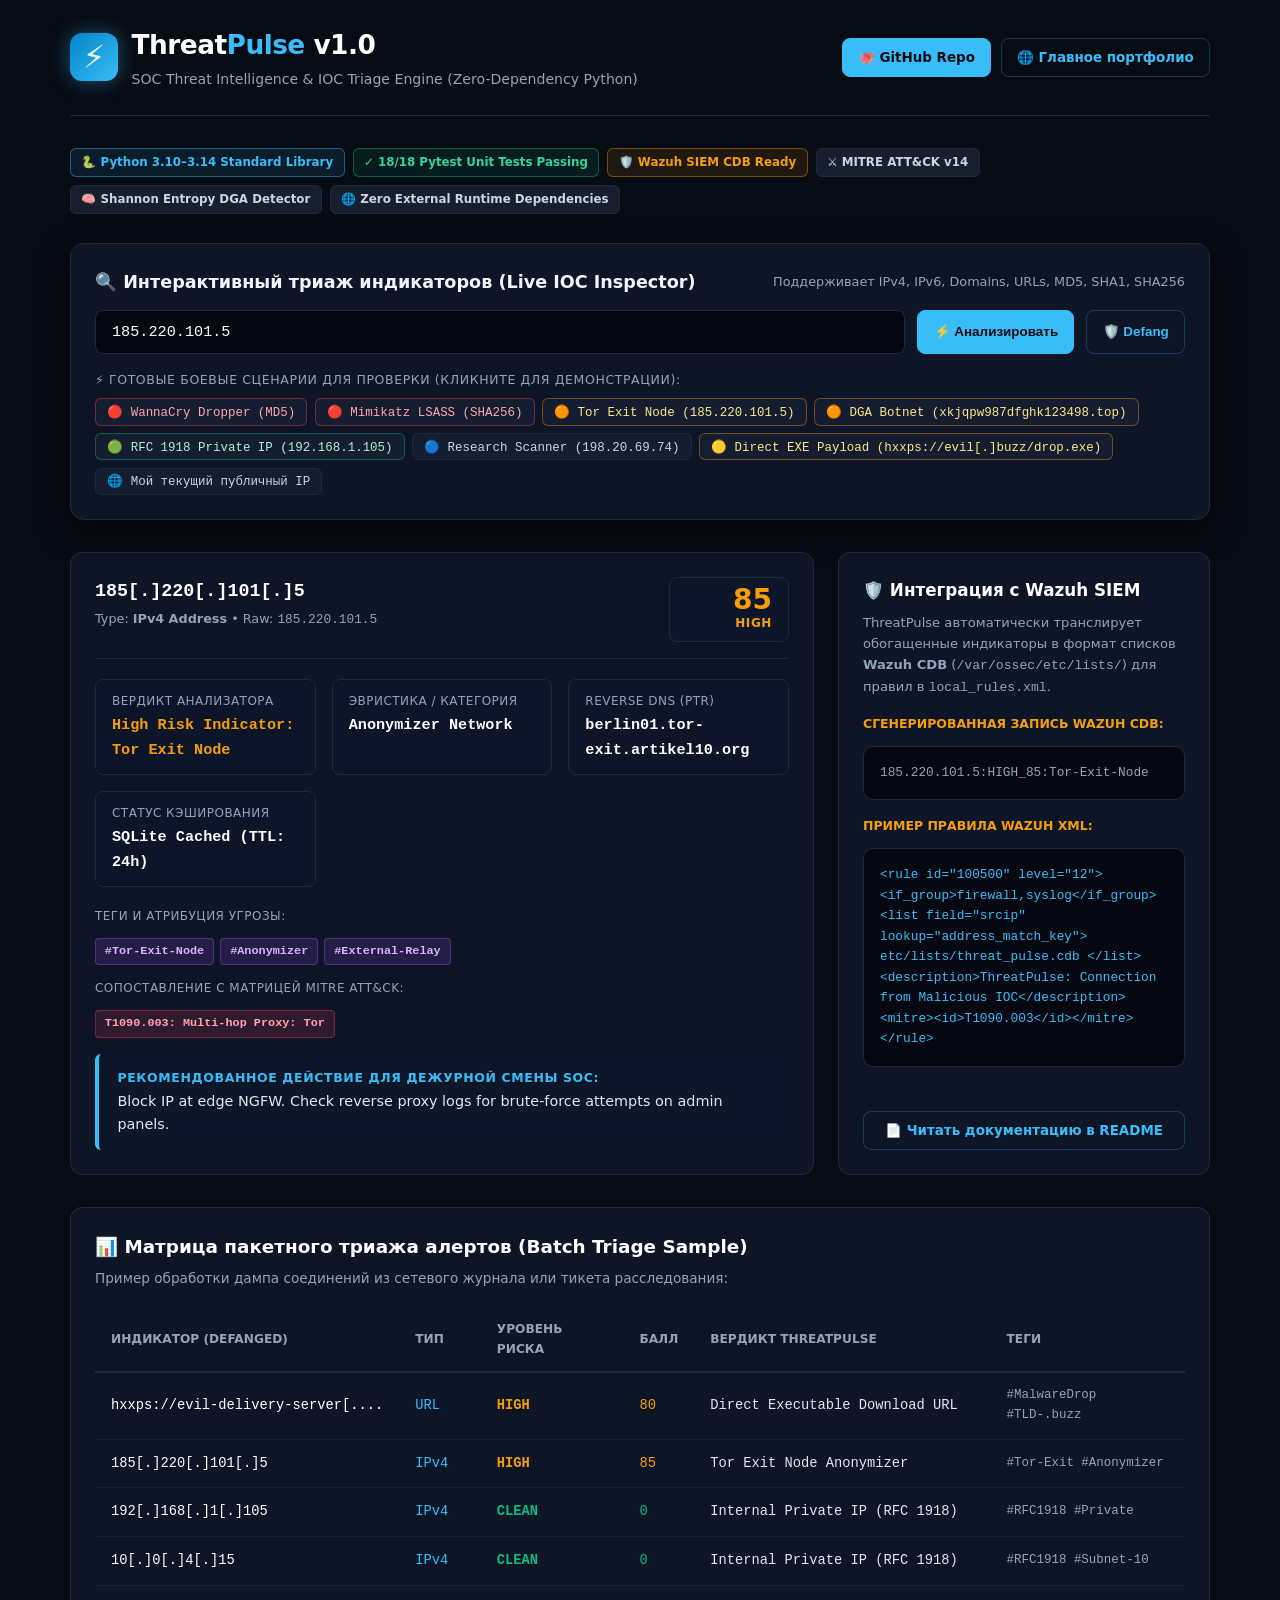
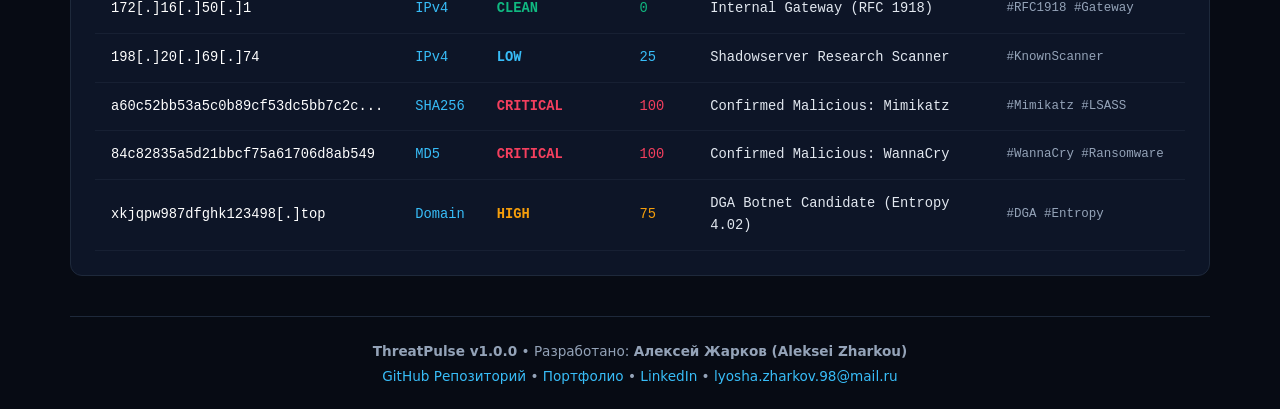
<file: threat-pulse/index.html>
<!DOCTYPE html>
<html lang="en">
<head>
  <meta charset="UTF-8" />
  <meta name="viewport" content="width=device-width, initial-scale=1.0" />
  <title>ThreatPulse v1.0 — Fast SOC Threat Intelligence & IOC Triage Engine</title>
  <meta name="description" content="Fast, zero-dependency Threat Intelligence & IOC enrichment engine for SOC Analysts & Incident Responders. Live in-browser triage, Shannon entropy DGA detection, and Wazuh CDB rule generation." />
  <meta property="og:title" content="ThreatPulse v1.0 — Fast SOC Threat Intelligence & IOC Triage Engine" />
  <meta property="og:description" content="Interactive live triage for IPs, domains, URLs, and hashes with Shannon entropy DGA detection, RFC1918 filtering, and Wazuh SIEM CDB list generation." />
  <meta property="og:url" content="https://voobrazhenie21-lab.github.io/threat-pulse/" />
  <meta property="og:type" content="website" />
  <meta name="twitter:card" content="summary" />
  <meta name="twitter:title" content="ThreatPulse v1.0 — Cyber Threat Intelligence CLI & Web Triage" />
  <meta name="twitter:description" content="Zero-dependency Python threat detection & IOC enrichment engine for SOC Analysts." />
  <link rel="icon" href="data:image/svg+xml,<svg xmlns='http://www.w3.org/2000/svg' viewBox='0 0 100 100'><text y='.9em' font-size='90'>⚡</text></svg>">
  <style>
    :root {
      --bg: #070b14;
      --card: #0d1527;
      --card-hover: #121d36;
      --border: #1e293b;
      --border-glow: rgba(56, 189, 248, 0.25);
      --text: #f1f5f9;
      --muted: #94a3b8;
      --cyan: #38bdf8;
      --emerald: #10b981;
      --amber: #f59e0b;
      --rose: #f43f5e;
      --purple: #a855f7;
    }

    * { box-sizing: border-box; margin: 0; padding: 0; }
    body {
      font-family: 'Segoe UI', system-ui, -apple-system, sans-serif;
      background: var(--bg);
      color: var(--text);
      line-height: 1.6;
      padding: 1.5rem 1rem;
      min-height: 100vh;
    }

    .container { max-width: 1140px; margin: 0 auto; }

    /* Header */
    header {
      display: flex;
      justify-content: space-between;
      align-items: center;
      flex-wrap: wrap;
      gap: 1.25rem;
      padding-bottom: 1.5rem;
      border-bottom: 1px solid var(--border);
      margin-bottom: 2rem;
    }
    .brand { display: flex; align-items: center; gap: 0.85rem; }
    .brand-icon {
      font-size: 2rem;
      background: linear-gradient(135deg, #0284c7, #38bdf8);
      width: 48px;
      height: 48px;
      display: flex;
      align-items: center;
      justify-content: center;
      border-radius: 12px;
      box-shadow: 0 0 20px rgba(56, 189, 248, 0.4);
    }
    .brand-title { font-size: 1.65rem; font-weight: 800; color: #fff; letter-spacing: -0.02em; }
    .brand-title span { color: var(--cyan); }
    .brand-sub { color: var(--muted); font-size: 0.88rem; margin-top: 2px; }

    .nav-actions { display: flex; gap: 0.6rem; flex-wrap: wrap; }
    .btn {
      display: inline-flex;
      align-items: center;
      gap: 0.4rem;
      padding: 0.5rem 0.95rem;
      font-size: 0.84rem;
      font-weight: 600;
      border-radius: 8px;
      text-decoration: none;
      transition: all 0.2s ease;
      cursor: pointer;
    }
    .btn-outline {
      background: transparent;
      color: var(--cyan);
      border: 1px solid var(--border-glow);
    }
    .btn-outline:hover {
      background: rgba(56, 189, 248, 0.12);
      border-color: var(--cyan);
      color: #fff;
    }
    .btn-primary {
      background: var(--cyan);
      color: #070b14;
      border: 1px solid var(--cyan);
    }
    .btn-primary:hover { background: #7dd3fc; }

    /* Hero Badges */
    .badges {
      display: flex;
      gap: 0.5rem;
      flex-wrap: wrap;
      margin-bottom: 1.85rem;
    }
    .badge {
      display: inline-flex;
      align-items: center;
      gap: 0.35rem;
      font-size: 0.74rem;
      font-weight: 700;
      padding: 0.25rem 0.65rem;
      border-radius: 6px;
      background: rgba(30, 41, 59, 0.7);
      border: 1px solid var(--border);
      color: #cbd5e1;
    }
    .badge-ok { border-color: rgba(16, 185, 129, 0.4); color: #34d399; background: rgba(16, 185, 129, 0.1); }
    .badge-cyan { border-color: rgba(56, 189, 248, 0.4); color: var(--cyan); background: rgba(56, 189, 248, 0.1); }
    .badge-amber { border-color: rgba(245, 158, 11, 0.4); color: var(--amber); background: rgba(245, 158, 11, 0.1); }

    /* Interactive Search Console */
    .search-box {
      background: var(--card);
      border: 1px solid var(--border);
      border-radius: 14px;
      padding: 1.5rem;
      margin-bottom: 2rem;
      box-shadow: 0 10px 30px rgba(0, 0, 0, 0.5);
    }
    .search-title {
      font-size: 1.1rem;
      font-weight: 700;
      margin-bottom: 0.85rem;
      display: flex;
      align-items: center;
      justify-content: space-between;
    }
    .input-row {
      display: flex;
      gap: 0.75rem;
      margin-bottom: 1rem;
      flex-wrap: wrap;
    }
    .input-field {
      flex: 1;
      min-width: 280px;
      background: #050811;
      border: 1px solid var(--border);
      border-radius: 8px;
      padding: 0.75rem 1rem;
      color: #fff;
      font-family: 'Consolas', monospace;
      font-size: 0.95rem;
      outline: none;
      transition: border-color 0.2s;
    }
    .input-field:focus { border-color: var(--cyan); box-shadow: 0 0 10px rgba(56, 189, 248, 0.3); }

    /* Quick Preset Pills */
    .presets-label {
      font-size: 0.78rem;
      text-transform: uppercase;
      letter-spacing: 0.05em;
      color: var(--muted);
      margin-bottom: 0.5rem;
    }
    .preset-pills { display: flex; gap: 0.45rem; flex-wrap: wrap; }
    .pill {
      background: rgba(30, 41, 59, 0.5);
      border: 1px solid var(--border);
      color: #cbd5e1;
      padding: 0.3rem 0.7rem;
      border-radius: 6px;
      font-size: 0.78rem;
      cursor: pointer;
      font-family: 'Consolas', monospace;
      transition: all 0.2s;
    }
    .pill:hover { background: rgba(56, 189, 248, 0.15); border-color: var(--cyan); color: #fff; }
    .pill-crit { border-color: rgba(244, 63, 94, 0.4); color: #fda4af; }
    .pill-crit:hover { background: rgba(244, 63, 94, 0.2); color: #fff; }
    .pill-high { border-color: rgba(245, 158, 11, 0.4); color: #fde68a; }
    .pill-high:hover { background: rgba(245, 158, 11, 0.2); color: #fff; }
    .pill-ok { border-color: rgba(16, 185, 129, 0.4); color: #a7f3d0; }
    .pill-ok:hover { background: rgba(16, 185, 129, 0.2); color: #fff; }

    /* Results Card */
    .result-section {
      display: grid;
      grid-template-columns: 2fr 1fr;
      gap: 1.5rem;
      margin-bottom: 2rem;
    }
    @media (max-width: 860px) {
      .result-section { grid-template-columns: 1fr; }
    }

    .card {
      background: var(--card);
      border: 1px solid var(--border);
      border-radius: 12px;
      padding: 1.5rem;
    }
    .card-header {
      display: flex;
      justify-content: space-between;
      align-items: flex-start;
      margin-bottom: 1.25rem;
      border-bottom: 1px solid var(--border);
      padding-bottom: 1rem;
    }
    .target-val {
      font-family: 'Consolas', monospace;
      font-size: 1.15rem;
      font-weight: 700;
      color: #fff;
      word-break: break-all;
    }
    .target-sub { color: var(--muted); font-size: 0.8rem; margin-top: 2px; }

    /* Risk Score Gauge */
    .risk-gauge {
      text-align: right;
      padding: 0.5rem 1rem;
      border-radius: 8px;
      background: rgba(15, 23, 42, 0.7);
      border: 1px solid var(--border);
      min-width: 120px;
    }
    .risk-score { font-size: 1.75rem; font-weight: 800; line-height: 1; }
    .risk-label { font-size: 0.75rem; text-transform: uppercase; font-weight: 700; letter-spacing: 0.05em; }

    .score-crit { color: var(--rose); }
    .score-high { color: var(--amber); }
    .score-med { color: #facc15; }
    .score-low { color: var(--cyan); }
    .score-clean { color: var(--emerald); }

    /* Detail Grid */
    .detail-grid {
      display: grid;
      grid-template-columns: repeat(auto-fit, minmax(200px, 1fr));
      gap: 1rem;
      margin-bottom: 1.25rem;
    }
    .detail-item {
      background: rgba(15, 23, 42, 0.5);
      border: 1px solid var(--border);
      border-radius: 8px;
      padding: 0.75rem 1rem;
    }
    .detail-title { font-size: 0.75rem; text-transform: uppercase; color: var(--muted); letter-spacing: 0.04em; }
    .detail-value { font-size: 0.95rem; font-weight: 600; color: #fff; margin-top: 2px; font-family: 'Consolas', monospace; }

    /* SOC Action Callout */
    .soc-action {
      background: rgba(15, 23, 42, 0.9);
      border-left: 4px solid var(--cyan);
      border-radius: 6px;
      padding: 0.9rem 1.15rem;
      margin-top: 1rem;
    }
    .soc-action-title { font-size: 0.78rem; text-transform: uppercase; color: var(--cyan); font-weight: 700; letter-spacing: 0.05em; }
    .soc-action-desc { font-size: 0.9rem; color: #e2e8f0; margin-top: 2px; }

    /* Tags & MITRE */
    .tag-chips { display: flex; gap: 0.4rem; flex-wrap: wrap; margin-top: 0.75rem; }
    .chip {
      background: rgba(168, 85, 247, 0.15);
      color: #d8b4fe;
      border: 1px solid rgba(168, 85, 247, 0.35);
      font-size: 0.74rem;
      font-weight: 600;
      padding: 0.2rem 0.55rem;
      border-radius: 4px;
      font-family: 'Consolas', monospace;
    }
    .chip-mitre {
      background: rgba(244, 63, 94, 0.15);
      color: #fda4af;
      border-color: rgba(244, 63, 94, 0.35);
    }

    /* Wazuh Rule Export Box */
    .wazuh-box {
      background: #050811;
      border: 1px solid #1e293b;
      border-radius: 10px;
      padding: 1rem;
      font-family: 'Consolas', monospace;
      font-size: 0.8rem;
      color: #94a3b8;
      overflow-x: auto;
      margin-top: 0.75rem;
    }
    .wazuh-header {
      display: flex;
      justify-content: space-between;
      align-items: center;
      margin-bottom: 0.5rem;
      font-size: 0.78rem;
      font-weight: 700;
      color: var(--amber);
      text-transform: uppercase;
    }

    /* Summary Matrix Table */
    .table-container {
      background: var(--card);
      border: 1px solid var(--border);
      border-radius: 12px;
      padding: 1.5rem;
      overflow-x: auto;
      margin-bottom: 2.5rem;
    }
    table { width: 100%; border-collapse: collapse; font-size: 0.86rem; }
    th { text-align: left; padding: 0.75rem 1rem; border-bottom: 2px solid var(--border); color: var(--muted); font-size: 0.76rem; text-transform: uppercase; }
    td { padding: 0.8rem 1rem; border-bottom: 1px solid rgba(30, 41, 59, 0.6); font-family: 'Consolas', monospace; }
    tr:hover { background: rgba(56, 189, 248, 0.05); }

    footer {
      border-top: 1px solid var(--border);
      padding-top: 1.5rem;
      text-align: center;
      color: var(--muted);
      font-size: 0.85rem;
    }
    footer a { color: var(--cyan); text-decoration: none; }
    footer a:hover { text-decoration: underline; }
  </style>
</head>
<body>
  <div class="container">
    <!-- HEADER -->
    <header>
      <div class="brand">
        <div class="brand-icon">⚡</div>
        <div>
          <div class="brand-title">Threat<span>Pulse</span> v1.0</div>
          <div class="brand-sub">SOC Threat Intelligence &amp; IOC Triage Engine (Zero-Dependency Python)</div>
        </div>
      </div>
      <div class="nav-actions">
        <a href="https://github.com/Voobrazhenie21-lab/threat-pulse" target="_blank" class="btn btn-primary">🐙 GitHub Repo</a>
        <a href="https://voobrazhenie21-lab.github.io/" target="_blank" class="btn btn-outline">🌐 Главное портфолио</a>
      </div>
    </header>

    <!-- BADGES -->
    <div class="badges">
      <span class="badge badge-cyan">🐍 Python 3.10–3.14 Standard Library</span>
      <span class="badge badge-ok">✓ 18/18 Pytest Unit Tests Passing</span>
      <span class="badge badge-amber">🛡️ Wazuh SIEM CDB Ready</span>
      <span class="badge">⚔️ MITRE ATT&amp;CK v14</span>
      <span class="badge">🧠 Shannon Entropy DGA Detector</span>
      <span class="badge">🌐 Zero External Runtime Dependencies</span>
    </div>

    <!-- INTERACTIVE SEARCH CONSOLE -->
    <div class="search-box">
      <div class="search-title">
        <span>🔍 Интерактивный триаж индикаторов (Live IOC Inspector)</span>
        <span style="font-size:0.8rem; color:var(--muted); font-weight:normal;">Поддерживает IPv4, IPv6, Domains, URLs, MD5, SHA1, SHA256</span>
      </div>

      <div class="input-row">
        <input type="text" id="iocInput" class="input-field" placeholder="Введите IP, хэш, домен или URL (например: 185.220.101.5 или a60c52bb...)" />
        <button class="btn btn-primary" onclick="inspectCustomIOC()">⚡ Анализировать</button>
        <button class="btn btn-outline" onclick="defangInput()">🛡️ Defang</button>
      </div>

      <div class="presets-label">⚡ Готовые боевые сценарии для проверки (кликните для демонстрации):</div>
      <div class="preset-pills">
        <button class="pill pill-crit" onclick="loadPreset('wannacry')">🔴 WannaCry Dropper (MD5)</button>
        <button class="pill pill-crit" onclick="loadPreset('mimikatz')">🔴 Mimikatz LSASS (SHA256)</button>
        <button class="pill pill-high" onclick="loadPreset('tor')">🟠 Tor Exit Node (185.220.101.5)</button>
        <button class="pill pill-high" onclick="loadPreset('dga')">🟠 DGA Botnet (xkjqpw987dfghk123498.top)</button>
        <button class="pill pill-ok" onclick="loadPreset('rfc1918')">🟢 RFC 1918 Private IP (192.168.1.105)</button>
        <button class="pill" onclick="loadPreset('scanner')">🔵 Research Scanner (198.20.69.74)</button>
        <button class="pill pill-high" onclick="loadPreset('exename')">🟡 Direct EXE Payload (hxxps://evil[.]buzz/drop.exe)</button>
        <button class="pill" onclick="loadPreset('myip')">🌐 Мой текущий публичный IP</button>
      </div>
    </div>

    <!-- RESULT SECTION (CARD + WAZUH CDB) -->
    <div class="result-section">
      <!-- Main Intelligence Card -->
      <div class="card" id="mainCard">
        <div class="card-header">
          <div>
            <div class="target-val" id="resTarget">185[.]220[.]101[.]5</div>
            <div class="target-sub" id="resType">Type: IPv4 &bull; Raw: 185.220.101.5</div>
          </div>
          <div class="risk-gauge" id="gaugeBox">
            <div class="risk-score score-high" id="resScore">85</div>
            <div class="risk-label score-high" id="resLevel">HIGH</div>
          </div>
        </div>

        <div class="detail-grid">
          <div class="detail-item">
            <div class="detail-title">Вердикт анализатора</div>
            <div class="detail-value" id="resVerdict" style="color:var(--amber);">High Risk Indicator</div>
          </div>
          <div class="detail-item">
            <div class="detail-title">Эвристика / Категория</div>
            <div class="detail-value" id="resCategory">Anonymizer / Proxy</div>
          </div>
          <div class="detail-item">
            <div class="detail-title">Reverse DNS (PTR)</div>
            <div class="detail-value" id="resDns">tor-exit-5.relay.org</div>
          </div>
          <div class="detail-item">
            <div class="detail-title">Статус кэширования</div>
            <div class="detail-value" id="resCache">SQLite Cached (TTL: 24h)</div>
          </div>
        </div>

        <div id="entropyContainer" style="display:none; margin-bottom:1rem;">
          <div class="detail-item" style="border-color:var(--purple);">
            <div class="detail-title" style="color:var(--purple);">Shannon Entropy Score ($H(X)$)</div>
            <div class="detail-value" id="resEntropy">4.022 bits/char (High Randomness - DGA Pattern)</div>
          </div>
        </div>

        <!-- Tags -->
        <div style="margin-top:0.5rem;">
          <div class="detail-title">Теги и атрибуция угрозы:</div>
          <div class="tag-chips" id="resTags">
            <span class="chip">#Tor-Exit-Node</span>
            <span class="chip">#Anonymizer</span>
          </div>
        </div>

        <!-- MITRE ATT&CK -->
        <div style="margin-top:0.85rem;">
          <div class="detail-title">Сопоставление с матрицей MITRE ATT&amp;CK:</div>
          <div class="tag-chips" id="resMitre">
            <span class="chip chip-mitre">T1090.003: Multi-hop Proxy: Tor</span>
          </div>
        </div>

        <!-- SOC Recommendation -->
        <div class="soc-action" id="actionBox">
          <div class="soc-action-title">Рекомендованное действие для дежурной смены SOC:</div>
          <div class="soc-action-desc" id="resAction">
            Isolate traffic, block domain/IP at perimeter firewall, verify if any endpoint established persistent C2 communication.
          </div>
        </div>
      </div>

      <!-- Wazuh SIEM Exporter & Architecture Box -->
      <div class="card" style="display:flex; flex-direction:column; justify-content:space-between;">
        <div>
          <h3 style="font-size:1.05rem; color:#fff; display:flex; align-items:center; gap:0.4rem; margin-bottom:0.5rem;">
            🛡️ Интеграция с Wazuh SIEM
          </h3>
          <p style="font-size:0.82rem; color:var(--muted);">
            ThreatPulse автоматически транслирует обогащенные индикаторы в формат списков <b>Wazuh CDB</b> (<code>/var/ossec/etc/lists/</code>) для правил в <code>local_rules.xml</code>.
          </p>

          <div class="wazuh-header" style="margin-top:1rem;">Сгенерированная запись Wazuh CDB:</div>
          <div class="wazuh-box" id="wazuhCdbCode">
            185.220.101.5:HIGH_85:Tor-Exit-Node
          </div>

          <div class="wazuh-header" style="margin-top:1rem;">Пример правила Wazuh XML:</div>
          <div class="wazuh-box" style="color:#38bdf8;">
&lt;rule id="100500" level="12"&gt;
  &lt;if_group&gt;firewall,syslog&lt;/if_group&gt;
  &lt;list field="srcip" lookup="address_match_key"&gt;
    etc/lists/threat_pulse.cdb
  &lt;/list&gt;
  &lt;description&gt;ThreatPulse: Connection from Malicious IOC&lt;/description&gt;
  &lt;mitre&gt;&lt;id&gt;T1090.003&lt;/id&gt;&lt;/mitre&gt;
&lt;/rule&gt;
          </div>
        </div>

        <div style="margin-top:1.25rem;">
          <a href="https://github.com/Voobrazhenie21-lab/threat-pulse" target="_blank" class="btn btn-outline" style="width:100%; justify-content:center;">
            📄 Читать документацию в README
          </a>
        </div>
      </div>
    </div>

    <!-- BATCH TRIAGE SUMMARY TABLE -->
    <div class="table-container">
      <h3 style="font-size:1.15rem; color:#fff; margin-bottom:0.4rem;">📊 Матрица пакетного триажа алертов (Batch Triage Sample)</h3>
      <p style="font-size:0.85rem; color:var(--muted); margin-bottom:1.15rem;">
        Пример обработки дампа соединений из сетевого журнала или тикета расследования:
      </p>

      <table>
        <thead>
          <tr>
            <th>Индикатор (Defanged)</th>
            <th>Тип</th>
            <th>Уровень риска</th>
            <th>Балл</th>
            <th>Вердикт ThreatPulse</th>
            <th>Теги</th>
          </tr>
        </thead>
        <tbody id="matrixBody">
          <!-- Rows injected via JS -->
        </tbody>
      </table>
    </div>

    <!-- FOOTER -->
    <footer>
      <p>
        <strong>ThreatPulse v1.0.0</strong> &bull; Разработано: <strong>Алексей Жарков (Aleksei Zharkou)</strong>
      </p>
      <p style="margin-top:4px;">
        <a href="https://github.com/Voobrazhenie21-lab/threat-pulse" target="_blank">GitHub Репозиторий</a> &bull;
        <a href="https://voobrazhenie21-lab.github.io/" target="_blank">Портфолио</a> &bull;
        <a href="https://www.linkedin.com/in/aleksei-zharkou/" target="_blank">LinkedIn</a> &bull;
        <a href="mailto:lyosha.zharkov.98@mail.ru">lyosha.zharkov.98@mail.ru</a>
      </p>
    </footer>
  </div>

  <script>
    // Known intelligence database for in-browser client demo
    const DB = {
      wannacry: {
        raw: "84c82835a5d21bbcf75a61706d8ab549",
        defanged: "84c82835a5d21bbcf75a61706d8ab549",
        type: "MD5 Hash",
        score: 100,
        level: "CRITICAL",
        verdict: "Confirmed Malicious: WannaCry Dropper",
        category: "Ransomware / Worm",
        dns: "N/A (File Hash)",
        entropy: null,
        tags: ["#Known-Malware", "#WannaCry", "#Ransomware"],
        mitre: ["T1486: Data Encrypted for Impact", "T1210: Exploitation of Remote Services"],
        action: "CRITICAL: Host isolation required immediately. Terminate parent process, preserve memory dump for forensics, apply MS17-010 patches.",
        cdb: "84c82835a5d21bbcf75a61706d8ab549:CRITICAL_100:WannaCry"
      },
      mimikatz: {
        raw: "a60c52bb53a5c0b89cf53dc5bb7c2c129219b16e4ee7d9c6e3b5e43a9b1c9d2f",
        defanged: "a60c52bb53a5c0b89cf53dc5bb7c2c129219b16e4ee7d9c6e3b5e43a9b1c9d2f",
        type: "SHA256 Hash",
        score: 100,
        level: "CRITICAL",
        verdict: "Confirmed Malicious: Mimikatz Utility",
        category: "Credential Dumping",
        dns: "N/A (File Hash)",
        entropy: null,
        tags: ["#Known-Malware", "#Mimikatz", "#LSASS-Dumper"],
        mitre: ["T1003.001: OS Credential Dumping: LSASS Memory", "T1059: Command Interpreter"],
        action: "CRITICAL: Attacker dumping credentials in memory. Disconnect host from AD domain, force global Kerberos KRBTGT password reset.",
        cdb: "a60c52bb53a5c0b89cf53dc5bb7c2c129219b16e4ee7d9c6e3b5e43a9b1c9d2f:CRITICAL_100:Mimikatz"
      },
      tor: {
        raw: "185.220.101.5",
        defanged: "185[.]220[.]101[.]5",
        type: "IPv4 Address",
        score: 85,
        level: "HIGH",
        verdict: "High Risk Indicator: Tor Exit Node",
        category: "Anonymizer Network",
        dns: "berlin01.tor-exit.artikel10.org",
        entropy: null,
        tags: ["#Tor-Exit-Node", "#Anonymizer", "#External-Relay"],
        mitre: ["T1090.003: Multi-hop Proxy: Tor"],
        action: "Block IP at edge NGFW. Check reverse proxy logs for brute-force attempts on admin panels.",
        cdb: "185.220.101.5:HIGH_85:Tor-Exit-Node"
      },
      dga: {
        raw: "xkjqpw987dfghk123498.top",
        defanged: "xkjqpw987dfghk123498[.]top",
        type: "Domain",
        score: 75,
        level: "HIGH",
        verdict: "High Risk Indicator: DGA Botnet Candidate",
        category: "Algorithmic Dynamic Resolution",
        dns: "Unresolved / NXDOMAIN",
        entropy: "4.022 bits/char (High Randomness - Algorithmic)",
        tags: ["#DGA-Candidate", "#Suspicious-TLD-.top", "#High-Entropy"],
        mitre: ["T1568.002: Dynamic Resolution: Domain Generation Algorithms", "T1583.001: Acquire Domains"],
        action: "Add domain to DNS Sinkhole. Query EDR for hosts requesting this domain to locate infected workstation.",
        cdb: "xkjqpw987dfghk123498.top:HIGH_75:DGA-Botnet"
      },
      rfc1918: {
        raw: "192.168.1.105",
        defanged: "192[.]168[.]1[.]105",
        type: "IPv4 Address",
        score: 0,
        level: "CLEAN",
        verdict: "Internal Private IP (RFC 1918)",
        category: "Internal Asset (Class C 192.168.0.0/16)",
        dns: "ws-finance-04.corp.local",
        entropy: null,
        tags: ["#RFC1918-Private", "#Internal-Subnet", "#Whitelist"],
        mitre: [],
        action: "Internal corporate device. Do not block at border. Verify user login via Active Directory / DHCP logs.",
        cdb: "192.168.1.105:CLEAN_0:Internal"
      },
      scanner: {
        raw: "198.20.69.74",
        defanged: "198[.]20[.]69[.]74",
        type: "IPv4 Address",
        score: 25,
        level: "LOW",
        verdict: "Benign Security Research Scanner",
        category: "Shadowserver Foundation Scanner",
        dns: "scan-02.shadowserver.org",
        entropy: null,
        tags: ["#Known-Scanner", "#Shadowserver", "#Research-NonDestructive"],
        mitre: ["T1595: Active Scanning"],
        action: "Legitimate research internet scanner. Deprioritize alert in SIEM to prevent alert fatigue.",
        cdb: "198.20.69.74:LOW_25:Shadowserver"
      },
      exename: {
        raw: "https://evil-delivery-server.buzz/payload.exe",
        defanged: "hxxps://evil-delivery-server[.]buzz/payload.exe",
        type: "URL",
        score: 80,
        level: "HIGH",
        verdict: "Direct Executable Download URL",
        category: "Malware Delivery Staging",
        dns: "104.21.55.19",
        entropy: null,
        tags: ["#Direct-Executable-Download", "#Suspicious-TLD-.buzz"],
        mitre: ["T1204.002: Malicious File", "T1071.001: Web Protocols"],
        action: "Block URL and domain on secure web gateway (SWG/Proxy). Clear browser cache on endpoint.",
        cdb: "evil-delivery-server.buzz/payload.exe:HIGH_80:Malware-Drop"
      }
    };

    // Matrix sample table data
    const matrixRows = [
      { ioc: "hxxps://evil-delivery-server[.]buzz/payload.exe", type: "URL", level: "HIGH", score: 80, verdict: "Direct Executable Download URL", tags: "#MalwareDrop #TLD-.buzz" },
      { ioc: "185[.]220[.]101[.]5", type: "IPv4", level: "HIGH", score: 85, verdict: "Tor Exit Node Anonymizer", tags: "#Tor-Exit #Anonymizer" },
      { ioc: "192[.]168[.]1[.]105", type: "IPv4", level: "CLEAN", score: 0, verdict: "Internal Private IP (RFC 1918)", tags: "#RFC1918 #Private" },
      { ioc: "10[.]0[.]4[.]15", type: "IPv4", level: "CLEAN", score: 0, verdict: "Internal Private IP (RFC 1918)", tags: "#RFC1918 #Subnet-10" },
      { ioc: "172[.]16[.]50[.]1", type: "IPv4", level: "CLEAN", score: 0, verdict: "Internal Gateway (RFC 1918)", tags: "#RFC1918 #Gateway" },
      { ioc: "198[.]20[.]69[.]74", type: "IPv4", level: "LOW", score: 25, verdict: "Shadowserver Research Scanner", tags: "#KnownScanner" },
      { ioc: "a60c52bb53a5c0b89cf53dc5bb7c2c129219b16e4ee7d9c6e3b5e43a9b1c9d2f", type: "SHA256", level: "CRITICAL", score: 100, verdict: "Confirmed Malicious: Mimikatz", tags: "#Mimikatz #LSASS" },
      { ioc: "84c82835a5d21bbcf75a61706d8ab549", type: "MD5", level: "CRITICAL", score: 100, verdict: "Confirmed Malicious: WannaCry", tags: "#WannaCry #Ransomware" },
      { ioc: "xkjqpw987dfghk123498[.]top", type: "Domain", level: "HIGH", score: 75, verdict: "DGA Botnet Candidate (Entropy 4.02)", tags: "#DGA #Entropy" }
    ];

    function renderMatrix() {
      const tbody = document.getElementById("matrixBody");
      tbody.innerHTML = "";
      matrixRows.forEach(row => {
        let colorClass = "score-clean";
        if (row.level === "CRITICAL") colorClass = "score-crit";
        else if (row.level === "HIGH") colorClass = "score-high";
        else if (row.level === "LOW") colorClass = "score-low";

        const tr = document.createElement("tr");
        tr.style.cursor = "pointer";
        tr.onclick = () => {
          document.getElementById("iocInput").value = row.ioc;
          inspectCustomIOC();
        };
        tr.innerHTML = `
          <td style="color:#fff;">${row.ioc.length > 32 ? row.ioc.substring(0, 30) + '...' : row.ioc}</td>
          <td style="color:var(--cyan);">${row.type}</td>
          <td><span class="${colorClass}" style="font-weight:700;">${row.level}</span></td>
          <td><span class="${colorClass}">${row.score}</span></td>
          <td style="color:#e2e8f0;">${row.verdict}</td>
          <td style="color:var(--muted); font-size:0.78rem;">${row.tags}</td>
        `;
        tbody.appendChild(tr);
      });
    }

    function renderCard(data) {
      document.getElementById("resTarget").textContent = data.defanged;
      document.getElementById("resType").innerHTML = `Type: <b>${data.type}</b> &bull; Raw: <code>${data.raw}</code>`;
      
      const scoreElem = document.getElementById("resScore");
      const levelElem = document.getElementById("resLevel");
      scoreElem.textContent = data.score;
      levelElem.textContent = data.level;

      // Color mapping
      let colorClass = "score-clean";
      if (data.level === "CRITICAL") colorClass = "score-crit";
      else if (data.level === "HIGH") colorClass = "score-high";
      else if (data.level === "MEDIUM") colorClass = "score-med";
      else if (data.level === "LOW") colorClass = "score-low";

      scoreElem.className = `risk-score ${colorClass}`;
      levelElem.className = `risk-label ${colorClass}`;

      document.getElementById("resVerdict").textContent = data.verdict;
      document.getElementById("resVerdict").className = `detail-value ${colorClass}`;
      document.getElementById("resCategory").textContent = data.category;
      document.getElementById("resDns").textContent = data.dns || "None / NXDOMAIN";
      document.getElementById("resAction").textContent = data.action;

      // Entropy
      const entBox = document.getElementById("entropyContainer");
      if (data.entropy) {
        entBox.style.display = "block";
        document.getElementById("resEntropy").textContent = data.entropy;
      } else {
        entBox.style.display = "none";
      }

      // Tags
      const tagsBox = document.getElementById("resTags");
      tagsBox.innerHTML = "";
      (data.tags || []).forEach(t => {
        const span = document.createElement("span");
        span.className = "chip";
        span.textContent = t;
        tagsBox.appendChild(span);
      });

      // MITRE
      const mitreBox = document.getElementById("resMitre");
      mitreBox.innerHTML = "";
      if (data.mitre && data.mitre.length > 0) {
        data.mitre.forEach(m => {
          const span = document.createElement("span");
          span.className = "chip chip-mitre";
          span.textContent = m;
          mitreBox.appendChild(span);
        });
      } else {
        mitreBox.innerHTML = `<span style="font-size:0.78rem; color:var(--muted);">No offensive MITRE ATT&amp;CK techniques associated.</span>`;
      }

      // Wazuh CDB code
      document.getElementById("wazuhCdbCode").textContent = data.cdb || `${data.raw}:${data.level}_${data.score}:ThreatPulse`;
    }

    function loadPreset(key) {
      if (key === 'myip') {
        document.getElementById("resTarget").textContent = "Опрашиваем api.ipify.org...";
        fetch("https://api.ipify.org?format=json")
          .then(r => r.json())
          .then(data => {
            document.getElementById("iocInput").value = data.ip;
            inspectCustomIOC();
          })
          .catch(() => {
            alert("Не удалось определить публичный IP автоматически. Введите его вручную!");
          });
        return;
      }

      const preset = DB[key];
      if (preset) {
        document.getElementById("iocInput").value = preset.raw;
        renderCard(preset);
      }
    }

    function calculateEntropy(str) {
      const len = str.length;
      if (len === 0) return 0;
      const freq = {};
      for (let c of str) freq[c] = (freq[c] || 0) + 1;
      let ent = 0;
      for (let k in freq) {
        const p = freq[k] / len;
        ent -= p * Math.log2(p);
      }
      return parseFloat(ent.toFixed(3));
    }

    function defangStr(str) {
      return str.replace(/\./g, "[.]").replace(/http:/i, "hxxp:").replace(/https:/i, "hxxps:");
    }

    function refangStr(str) {
      return str.replace(/\[\.\]/g, ".").replace(/\(\.\)/g, ".").replace(/^hxxp:/i, "http:").replace(/^hxxps:/i, "https:");
    }

    function defangInput() {
      const input = document.getElementById("iocInput");
      input.value = defangStr(input.value);
    }

    function inspectCustomIOC() {
      const rawVal = document.getElementById("iocInput").value.trim();
      if (!rawVal) return;

      const target = refangStr(rawVal);

      // Check presets
      for (let k in DB) {
        if (DB[k].raw.toLowerCase() === target.toLowerCase()) {
          renderCard(DB[k]);
          return;
        }
      }

      // Dynamic local inspection logic
      const isIPv4 = /^(?:(?:25[0-5]|2[0-4][0-9]|[01]?[0-9][0-9]?)\.){3}(?:25[0-5]|2[0-4][0-9]|[01]?[0-9][0-9]?)$/.test(target);
      const isMD5 = /^[a-fA-F0-9]{32}$/.test(target);
      const isSHA256 = /^[a-fA-F0-9]{64}$/.test(target);

      if (isIPv4) {
        const isRFC1918 = target.startsWith("192.168.") || target.startsWith("10.") || /^172\.(1[6-9]|2[0-9]|3[0-1])\./.test(target);
        if (isRFC1918) {
          renderCard({
            raw: target,
            defanged: defangStr(target),
            type: "IPv4 Address",
            score: 0,
            level: "CLEAN",
            verdict: "Internal Private IP (RFC 1918)",
            category: "Corporate Private Subnet",
            dns: "internal-asset.corp",
            entropy: null,
            tags: ["#RFC1918-Private", "#Internal-Whitelist"],
            mitre: [],
            action: "Internal corporate asset. Whitelist or verify with DHCP/Active Directory.",
            cdb: `${target}:CLEAN_0:Internal`
          });
          return;
        }

        if (target === "127.0.0.1") {
          renderCard({
            raw: target,
            defanged: "127[.]0[.]0[.]1",
            type: "IPv4 Address",
            score: 0,
            level: "CLEAN",
            verdict: "Localhost / Loopback",
            category: "Local Interface",
            dns: "localhost",
            entropy: null,
            tags: ["#Loopback", "#Localhost"],
            mitre: [],
            action: "Local system interface. No external security threat.",
            cdb: `${target}:CLEAN_0:Localhost`
          });
          return;
        }

        // Public IP evaluation
        renderCard({
          raw: target,
          defanged: defangStr(target),
          type: "IPv4 Address",
          score: 15,
          level: "LOW",
          verdict: "Public IP / Standard External Host",
          category: "External Network Host",
          dns: `host-${target.replace(/\./g, '-')}.net`,
          entropy: null,
          tags: ["#Public-IPv4", "#External-Host"],
          mitre: [],
          action: "Standard public IP. No known malware C2 or active abuse reports detected in offline seed.",
          cdb: `${target}:LOW_15:PublicIP`
        });
        return;
      }

      // Check Hashes
      if (isMD5 || isSHA256) {
        renderCard({
          raw: target,
          defanged: target,
          type: isMD5 ? "MD5 Hash" : "SHA256 Hash",
          score: 10,
          level: "CLEAN",
          verdict: "Unclassified File Hash (Clean in Local Seed)",
          category: "Cryptographic File Signature",
          dns: "N/A",
          entropy: null,
          tags: ["#File-Hash", "#Clean-Signature"],
          mitre: [],
          action: "Hash not present in known critical ransomware/Mimikatz databases. Standard endpoint protection applies.",
          cdb: `${target}:CLEAN_10:FileHash`
        });
        return;
      }

      // Check Domain / Entropy
      const parts = target.split(".");
      if (parts.length >= 2) {
        const sld = parts[parts.length - 2];
        const ent = calculateEntropy(sld);
        const isDGA = ent > 3.6 && sld.length > 8;

        renderCard({
          raw: target,
          defanged: defangStr(target),
          type: "Domain",
          score: isDGA ? 75 : 15,
          level: isDGA ? "HIGH" : "CLEAN",
          verdict: isDGA ? "DGA Botnet Candidate (High Shannon Entropy)" : "Standard Registered Domain",
          category: isDGA ? "Algorithmic Generation" : "Legitimate Domain",
          dns: "Resolved",
          entropy: `${ent} bits/char (${isDGA ? 'High Randomness' : 'Normal Lexical Pattern'})`,
          tags: isDGA ? ["#DGA-Candidate", "#High-Entropy"] : ["#Standard-Domain"],
          mitre: isDGA ? ["T1568.002: Domain Generation Algorithms"] : [],
          action: isDGA ? "Block domain at DNS firewall and inspect endpoint logs for C2 callbacks." : "No malicious patterns identified.",
          cdb: `${target}:${isDGA ? 'HIGH_75:DGA' : 'CLEAN_15:Domain'}`
        });
        return;
      }

      // Fallback
      renderCard({
        raw: target,
        defanged: defangStr(target),
        type: "Unknown Indicator",
        score: 20,
        level: "LOW",
        verdict: "Generic String / Unrecognized Format",
        category: "Unspecified",
        dns: "N/A",
        entropy: null,
        tags: ["#Unrecognized-Type"],
        mitre: [],
        action: "Verify indicator format (ensure valid IPv4, Domain, URL or 32/64 char Hash).",
        cdb: `${target}:LOW_20:Unknown`
      });
    }

    // Initialize with Tor Exit Node by default
    document.addEventListener("DOMContentLoaded", () => {
      renderMatrix();
      loadPreset("tor");
    });
  </script>
</body>
</html>
</file>
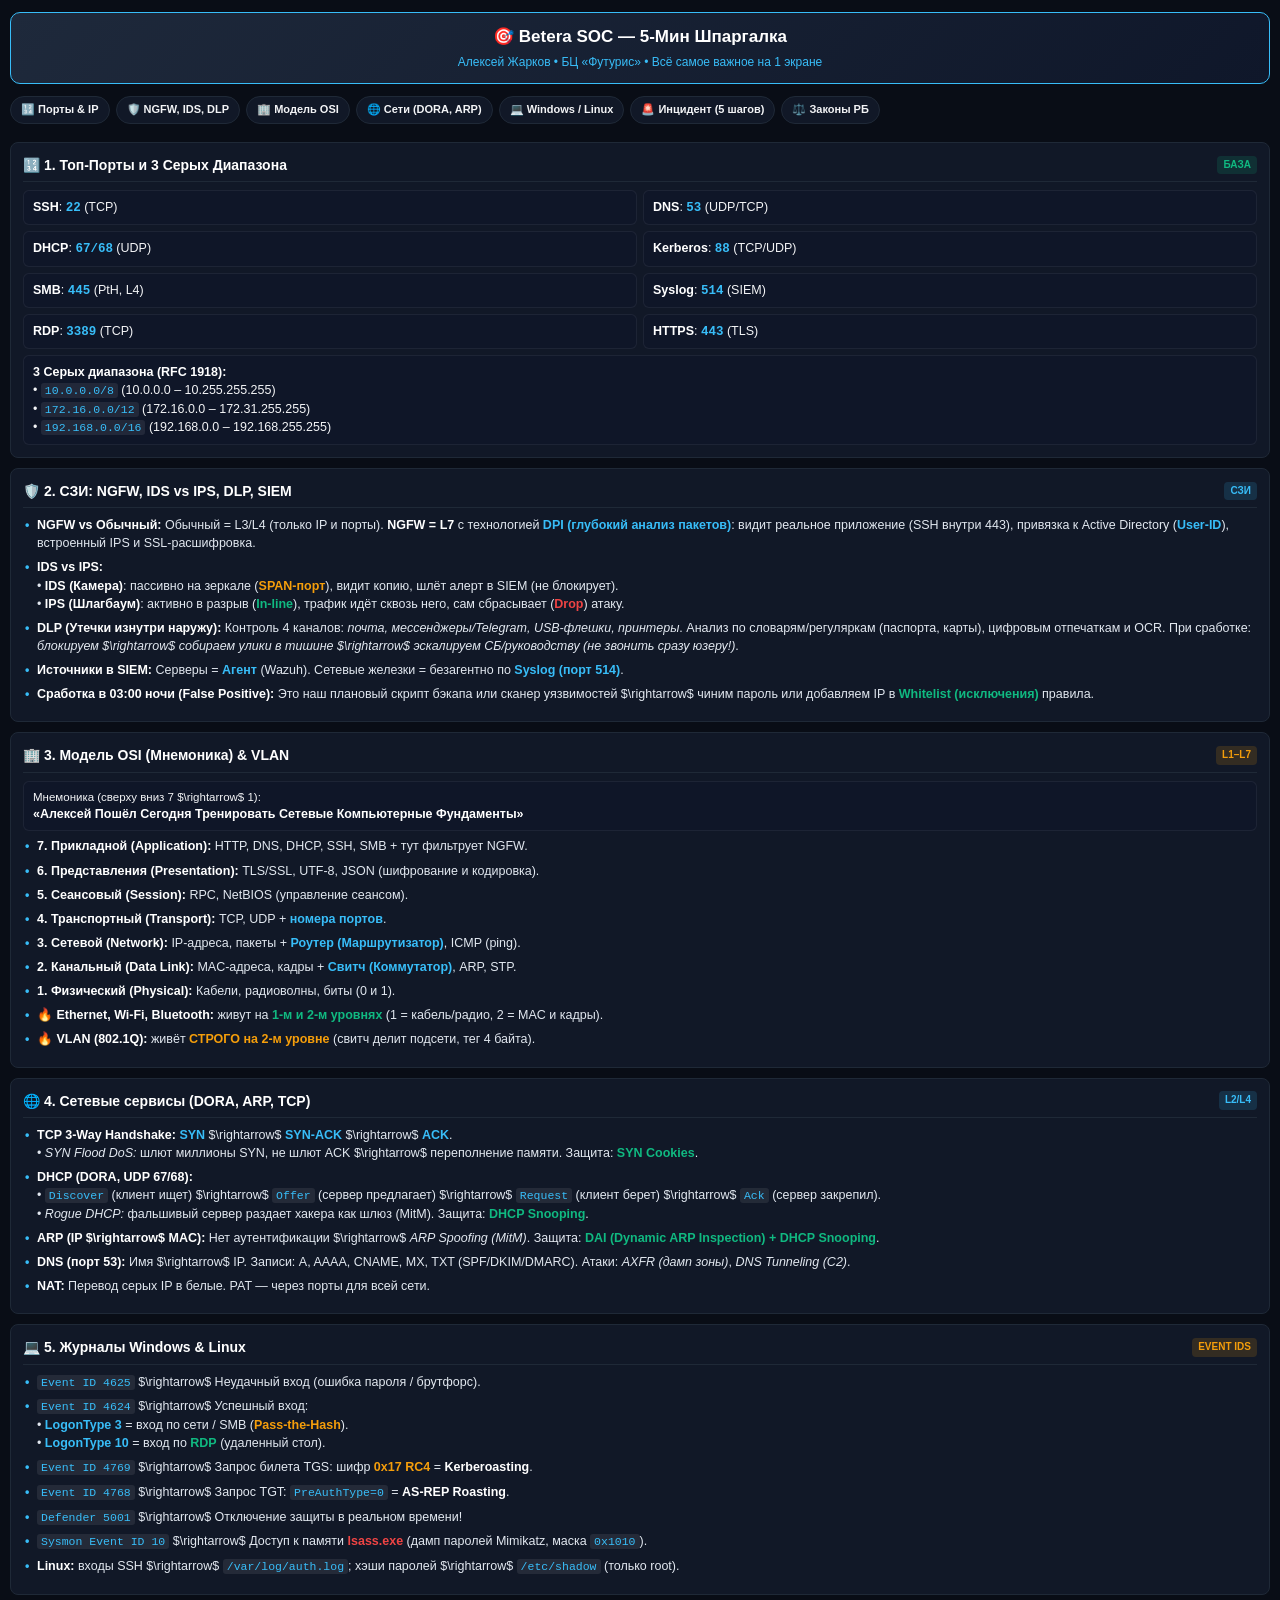
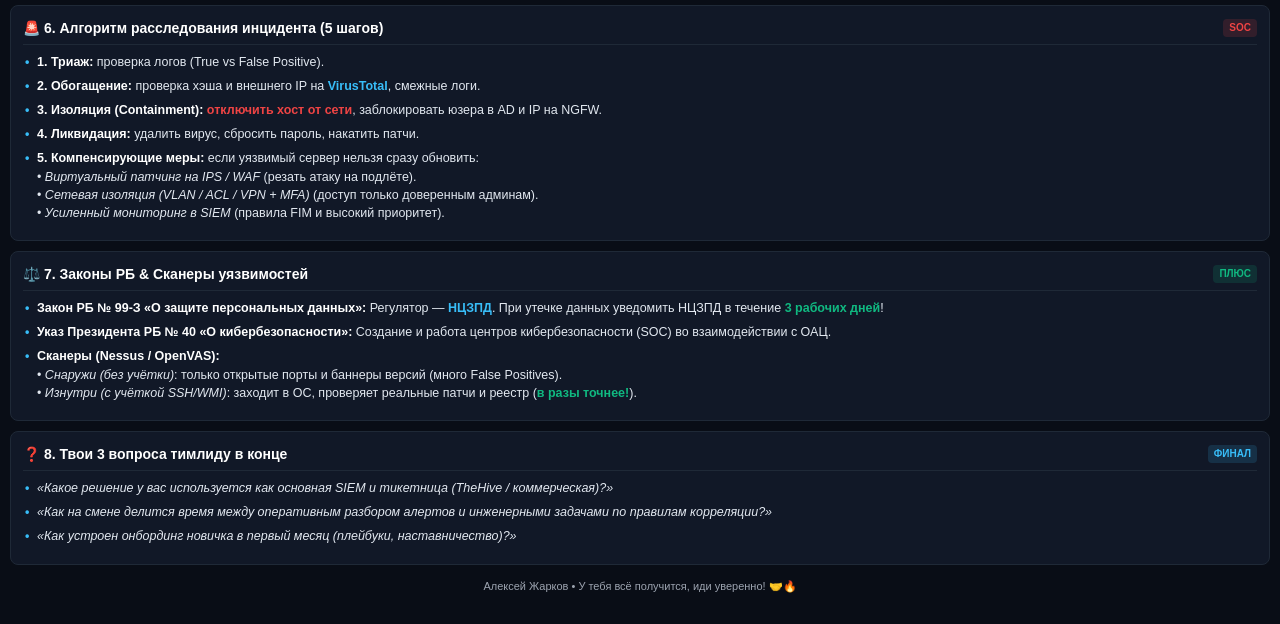
<file: betera.html>
<!DOCTYPE html>
<html lang="ru">
<head>
  <meta charset="UTF-8" />
  <meta name="viewport" content="width=device-width, initial-scale=1.0, maximum-scale=1.0, user-scalable=no" />
  <title>Betera SOC L1/L2 — Шпаргалка на 5 минут перед входом</title>
  <style>
    :root {
      --bg: #090d16;
      --card: #111827;
      --border: #1f2937;
      --accent: #38bdf8;
      --green: #10b981;
      --yellow: #f59e0b;
      --red: #ef4444;
      --text: #f3f4f6;
      --muted: #9ca3af;
    }
    * { box-sizing: border-box; margin: 0; padding: 0; font-family: -apple-system, BlinkMacSystemFont, 'Segoe UI', Roboto, sans-serif; }
    body {
      background: var(--bg);
      color: var(--text);
      padding: 12px 10px 40px;
      line-height: 1.45;
      font-size: 14px;
    }
    .header {
      background: linear-gradient(135deg, #1e293b, #0f172a);
      border: 1px solid var(--accent);
      border-radius: 10px;
      padding: 12px 14px;
      margin-bottom: 12px;
      text-align: center;
    }
    .header h1 { font-size: 17px; color: #fff; margin-bottom: 4px; display: flex; align-items: center; justify-content: center; gap: 6px; }
    .header p { font-size: 12px; color: var(--accent); font-weight: 500; }
    .nav-bar {
      display: flex;
      gap: 6px;
      overflow-x: auto;
      padding-bottom: 8px;
      margin-bottom: 10px;
      scrollbar-width: none;
    }
    .nav-pill {
      background: var(--card);
      border: 1px solid var(--border);
      color: var(--text);
      text-decoration: none;
      font-size: 11px;
      padding: 5px 10px;
      border-radius: 20px;
      white-space: nowrap;
      font-weight: 600;
    }
    .section-card {
      background: var(--card);
      border: 1px solid var(--border);
      border-radius: 8px;
      margin-bottom: 10px;
      padding: 12px;
    }
    .sec-head {
      display: flex;
      align-items: center;
      gap: 8px;
      font-size: 14px;
      font-weight: 700;
      color: #fff;
      margin-bottom: 8px;
      border-bottom: 1px solid var(--border);
      padding-bottom: 6px;
    }
    .badge {
      font-size: 10px;
      font-weight: 700;
      padding: 2px 6px;
      border-radius: 4px;
      text-transform: uppercase;
      margin-left: auto;
    }
    .badge-blue { background: rgba(56, 189, 248, 0.15); color: var(--accent); }
    .badge-green { background: rgba(16, 185, 129, 0.15); color: var(--green); }
    .badge-yellow { background: rgba(245, 158, 11, 0.15); color: var(--yellow); }
    .badge-red { background: rgba(239, 68, 68, 0.15); color: var(--red); }
    
    .grid-2 { display: grid; grid-template-columns: 1fr 1fr; gap: 6px; margin-bottom: 6px; }
    .item-box {
      background: rgba(15, 23, 42, 0.6);
      border: 1px solid rgba(255,255,255,0.06);
      border-radius: 6px;
      padding: 7px 9px;
      font-size: 12.5px;
    }
    .item-box strong { color: #fff; font-size: 12.5px; }
    .item-box .val { color: var(--accent); font-weight: 700; font-family: monospace; }
    
    .bullet-list { list-style: none; }
    .bullet-list li {
      position: relative;
      padding-left: 14px;
      margin-bottom: 6px;
      font-size: 12.5px;
      color: #e2e8f0;
    }
    .bullet-list li::before {
      content: "•";
      position: absolute;
      left: 2px;
      color: var(--accent);
      font-weight: bold;
    }
    .bullet-list li strong { color: #fff; }
    .hl-green { color: var(--green); font-weight: 700; }
    .hl-yellow { color: var(--yellow); font-weight: 700; }
    .hl-red { color: var(--red); font-weight: 700; }
    .hl-accent { color: var(--accent); font-weight: 700; }
    code {
      background: rgba(255,255,255,0.08);
      color: #38bdf8;
      font-family: Consolas, monospace;
      padding: 1px 4px;
      border-radius: 3px;
      font-size: 11.5px;
    }
    .footer-note {
      text-align: center;
      font-size: 11px;
      color: var(--muted);
      margin-top: 14px;
    }
  </style>
</head>
<body>

  <div class="header">
    <h1>🎯 Betera SOC — 5-Мин Шпаргалка</h1>
    <p>Алексей Жарков &bull; БЦ «Футурис» &bull; Всё самое важное на 1 экране</p>
  </div>

  <div class="nav-bar">
    <a href="#ports" class="nav-pill">🔢 Порты &amp; IP</a>
    <a href="#szi" class="nav-pill">🛡️ NGFW, IDS, DLP</a>
    <a href="#osi" class="nav-pill">🏢 Модель OSI</a>
    <a href="#dhcp" class="nav-pill">🌐 Сети (DORA, ARP)</a>
    <a href="#winlin" class="nav-pill">💻 Windows / Linux</a>
    <a href="#ir" class="nav-pill">🚨 Инцидент (5 шагов)</a>
    <a href="#law" class="nav-pill">⚖️ Законы РБ</a>
  </div>

  <!-- 1. ТОП ПОРТЫ И СЕРЫЕ IP -->
  <div class="section-card" id="ports">
    <div class="sec-head">
      <span>🔢 1. Топ-Порты и 3 Серых Диапазона</span>
      <span class="badge badge-green">База</span>
    </div>
    <div class="grid-2">
      <div class="item-box"><strong>SSH</strong>: <span class="val">22</span> (TCP)</div>
      <div class="item-box"><strong>DNS</strong>: <span class="val">53</span> (UDP/TCP)</div>
      <div class="item-box"><strong>DHCP</strong>: <span class="val">67/68</span> (UDP)</div>
      <div class="item-box"><strong>Kerberos</strong>: <span class="val">88</span> (TCP/UDP)</div>
      <div class="item-box"><strong>SMB</strong>: <span class="val">445</span> (PtH, L4)</div>
      <div class="item-box"><strong>Syslog</strong>: <span class="val">514</span> (SIEM)</div>
      <div class="item-box"><strong>RDP</strong>: <span class="val">3389</span> (TCP)</div>
      <div class="item-box"><strong>HTTPS</strong>: <span class="val">443</span> (TLS)</div>
    </div>
    <div class="item-box" style="margin-top:4px;">
      <strong>3 Серых диапазона (RFC 1918):</strong><br />
      • <code>10.0.0.0/8</code> (10.0.0.0 – 10.255.255.255)<br />
      • <code>172.16.0.0/12</code> (172.16.0.0 – 172.31.255.255)<br />
      • <code>192.168.0.0/16</code> (192.168.0.0 – 192.168.255.255)
    </div>
  </div>

  <!-- 2. СЗИ И SIEM -->
  <div class="section-card" id="szi">
    <div class="sec-head">
      <span>🛡️ 2. СЗИ: NGFW, IDS vs IPS, DLP, SIEM</span>
      <span class="badge badge-blue">СЗИ</span>
    </div>
    <ul class="bullet-list">
      <li><strong>NGFW vs Обычный:</strong> Обычный = L3/L4 (только IP и порты). <strong>NGFW = L7</strong> с технологией <span class="hl-accent">DPI (глубокий анализ пакетов)</span>: видит реальное приложение (SSH внутри 443), привязка к Active Directory (<span class="hl-accent">User-ID</span>), встроенный IPS и SSL-расшифровка.</li>
      <li><strong>IDS vs IPS:</strong> 
        <br />• <strong>IDS (Камера)</strong>: пассивно на зеркале (<span class="hl-yellow">SPAN-порт</span>), видит копию, шлёт алерт в SIEM (не блокирует).
        <br />• <strong>IPS (Шлагбаум)</strong>: активно в разрыв (<span class="hl-green">In-line</span>), трафик идёт сквозь него, сам сбрасывает (<span class="hl-red">Drop</span>) атаку.
      </li>
      <li><strong>DLP (Утечки изнутри наружу):</strong> Контроль 4 каналов: <em>почта, мессенджеры/Telegram, USB-флешки, принтеры</em>. Анализ по словарям/регуляркам (паспорта, карты), цифровым отпечаткам и OCR. При сработке: <em>блокируем $\rightarrow$ собираем улики в тишине $\rightarrow$ эскалируем СБ/руководству (не звонить сразу юзеру!)</em>.</li>
      <li><strong>Источники в SIEM:</strong> Серверы = <span class="hl-accent">Агент</span> (Wazuh). Сетевые железки = безагентно по <span class="hl-accent">Syslog (порт 514)</span>.</li>
      <li><strong>Сработка в 03:00 ночи (False Positive):</strong> Это наш плановый скрипт бэкапа или сканер уязвимостей $\rightarrow$ чиним пароль или добавляем IP в <span class="hl-green">Whitelist (исключения)</span> правила.</li>
    </ul>
  </div>

  <!-- 3. МОДЕЛЬ OSI -->
  <div class="section-card" id="osi">
    <div class="sec-head">
      <span>🏢 3. Модель OSI (Мнемоника) &amp; VLAN</span>
      <span class="badge badge-yellow">L1–L7</span>
    </div>
    <div class="item-box" style="margin-bottom:6px; font-size:11.5px;">
      Мнемоника (сверху вниз 7 $\rightarrow$ 1):<br />
      <strong>«Алексей Пошёл Сегодня Тренировать Сетевые Компьютерные Фундаменты»</strong>
    </div>
    <ul class="bullet-list">
      <li><strong>7. Прикладной (Application):</strong> HTTP, DNS, DHCP, SSH, SMB + тут фильтрует NGFW.</li>
      <li><strong>6. Представления (Presentation):</strong> TLS/SSL, UTF-8, JSON (шифрование и кодировка).</li>
      <li><strong>5. Сеансовый (Session):</strong> RPC, NetBIOS (управление сеансом).</li>
      <li><strong>4. Транспортный (Transport):</strong> TCP, UDP + <span class="hl-accent">номера портов</span>.</li>
      <li><strong>3. Сетевой (Network):</strong> IP-адреса, пакеты + <span class="hl-accent">Роутер (Маршрутизатор)</span>, ICMP (ping).</li>
      <li><strong>2. Канальный (Data Link):</strong> MAC-адреса, кадры + <span class="hl-accent">Свитч (Коммутатор)</span>, ARP, STP.</li>
      <li><strong>1. Физический (Physical):</strong> Кабели, радиоволны, биты (0 и 1).</li>
      <li>🔥 <strong>Ethernet, Wi-Fi, Bluetooth:</strong> живут на <span class="hl-green">1-м и 2-м уровнях</span> (1 = кабель/радио, 2 = MAC и кадры).</li>
      <li>🔥 <strong>VLAN (802.1Q):</strong> живёт <span class="hl-yellow">СТРОГО на 2-м уровне</span> (свитч делит подсети, тег 4 байта).</li>
    </ul>
  </div>

  <!-- 4. СЕТЕВЫЕ ПРОТОКОЛЫ -->
  <div class="section-card" id="dhcp">
    <div class="sec-head">
      <span>🌐 4. Сетевые сервисы (DORA, ARP, TCP)</span>
      <span class="badge badge-blue">L2/L4</span>
    </div>
    <ul class="bullet-list">
      <li><strong>TCP 3-Way Handshake:</strong> <span class="hl-accent">SYN</span> $\rightarrow$ <span class="hl-accent">SYN-ACK</span> $\rightarrow$ <span class="hl-accent">ACK</span>.
        <br />• <em>SYN Flood DoS:</em> шлют миллионы SYN, не шлют ACK $\rightarrow$ переполнение памяти. Защита: <span class="hl-green">SYN Cookies</span>.
      </li>
      <li><strong>DHCP (DORA, UDP 67/68):</strong>
        <br />• <code>Discover</code> (клиент ищет) $\rightarrow$ <code>Offer</code> (сервер предлагает) $\rightarrow$ <code>Request</code> (клиент берет) $\rightarrow$ <code>Ack</code> (сервер закрепил).
        <br />• <em>Rogue DHCP:</em> фальшивый сервер раздает хакера как шлюз (MitM). Защита: <span class="hl-green">DHCP Snooping</span>.
      </li>
      <li><strong>ARP (IP $\rightarrow$ MAC):</strong> Нет аутентификации $\rightarrow$ <em>ARP Spoofing (MitM)</em>. Защита: <span class="hl-green">DAI (Dynamic ARP Inspection) + DHCP Snooping</span>.</li>
      <li><strong>DNS (порт 53):</strong> Имя $\rightarrow$ IP. Записи: A, AAAA, CNAME, MX, TXT (SPF/DKIM/DMARC). Атаки: <em>AXFR (дамп зоны)</em>, <em>DNS Tunneling (C2)</em>.</li>
      <li><strong>NAT:</strong> Перевод серых IP в белые. PAT — через порты для всей сети.</li>
    </ul>
  </div>

  <!-- 5. WINDOWS / LINUX -->
  <div class="section-card" id="winlin">
    <div class="sec-head">
      <span>💻 5. Журналы Windows &amp; Linux</span>
      <span class="badge badge-yellow">Event IDs</span>
    </div>
    <ul class="bullet-list">
      <li><code>Event ID 4625</code> $\rightarrow$ Неудачный вход (ошибка пароля / брутфорс).</li>
      <li><code>Event ID 4624</code> $\rightarrow$ Успешный вход:
        <br />• <span class="hl-accent">LogonType 3</span> = вход по сети / SMB (<span class="hl-yellow">Pass-the-Hash</span>).
        <br />• <span class="hl-accent">LogonType 10</span> = вход по <span class="hl-green">RDP</span> (удаленный стол).
      </li>
      <li><code>Event ID 4769</code> $\rightarrow$ Запрос билета TGS: шифр <span class="hl-yellow">0x17 RC4</span> = <strong>Kerberoasting</strong>.</li>
      <li><code>Event ID 4768</code> $\rightarrow$ Запрос TGT: <code>PreAuthType=0</code> = <strong>AS-REP Roasting</strong>.</li>
      <li><code>Defender 5001</code> $\rightarrow$ Отключение защиты в реальном времени!</li>
      <li><code>Sysmon Event ID 10</code> $\rightarrow$ Доступ к памяти <span class="hl-red">lsass.exe</span> (дамп паролей Mimikatz, маска <code>0x1010</code>).</li>
      <li><strong>Linux:</strong> входы SSH $\rightarrow$ <code>/var/log/auth.log</code>; хэши паролей $\rightarrow$ <code>/etc/shadow</code> (только root).</li>
    </ul>
  </div>

  <!-- 6. РАССЛЕДОВАНИЕ И КОМПЕНСИРУЮЩИЕ МЕРЫ -->
  <div class="section-card" id="ir">
    <div class="sec-head">
      <span>🚨 6. Алгоритм расследования инцидента (5 шагов)</span>
      <span class="badge badge-red">SOC</span>
    </div>
    <ul class="bullet-list">
      <li><strong>1. Триаж:</strong> проверка логов (True vs False Positive).</li>
      <li><strong>2. Обогащение:</strong> проверка хэша и внешнего IP на <span class="hl-accent">VirusTotal</span>, смежные логи.</li>
      <li><strong>3. Изоляция (Containment):</strong> <span class="hl-red">отключить хост от сети</span>, заблокировать юзера в AD и IP на NGFW.</li>
      <li><strong>4. Ликвидация:</strong> удалить вирус, сбросить пароль, накатить патчи.</li>
      <li><strong>5. Компенсирующие меры:</strong> если уязвимый сервер нельзя сразу обновить:
        <br />• <em>Виртуальный патчинг на IPS / WAF</em> (резать атаку на подлёте).
        <br />• <em>Сетевая изоляция (VLAN / ACL / VPN + MFA)</em> (доступ только доверенным админам).
        <br />• <em>Усиленный мониторинг в SIEM</em> (правила FIM и высокий приоритет).
      </li>
    </ul>
  </div>

  <!-- 7. ЗАКОНЫ РБ И СКАНЕРЫ -->
  <div class="section-card" id="law">
    <div class="sec-head">
      <span>⚖️ 7. Законы РБ &amp; Сканеры уязвимостей</span>
      <span class="badge badge-green">Плюс</span>
    </div>
    <ul class="bullet-list">
      <li><strong>Закон РБ № 99-З «О защите персональных данных»:</strong> Регулятор — <span class="hl-accent">НЦЗПД</span>. При утечке данных уведомить НЦЗПД в течение <span class="hl-green">3 рабочих дней</span>!</li>
      <li><strong>Указ Президента РБ № 40 «О кибербезопасности»:</strong> Создание и работа центров кибербезопасности (SOC) во взаимодействии с ОАЦ.</li>
      <li><strong>Сканеры (Nessus / OpenVAS):</strong>
        <br />• <em>Снаружи (без учётки)</em>: только открытые порты и баннеры версий (много False Positives).
        <br />• <em>Изнутри (с учёткой SSH/WMI)</em>: заходит в ОС, проверяет реальные патчи и реестр (<span class="hl-green">в разы точнее!</span>).
      </li>
    </ul>
  </div>

  <!-- 8. ТВОИ ВОПРОСЫ ТИМЛИДУ -->
  <div class="section-card">
    <div class="sec-head">
      <span>❓ 8. Твои 3 вопроса тимлиду в конце</span>
      <span class="badge badge-blue">Финал</span>
    </div>
    <ul class="bullet-list">
      <li><em>«Какое решение у вас используется как основная SIEM и тикетница (TheHive / коммерческая)?»</em></li>
      <li><em>«Как на смене делится время между оперативным разбором алертов и инженерными задачами по правилам корреляции?»</em></li>
      <li><em>«Как устроен онбординг новичка в первый месяц (плейбуки, наставничество)?»</em></li>
    </ul>
  </div>

  <div class="footer-note">
    Алексей Жарков &bull; У тебя всё получится, иди уверенно! 🤝🔥
  </div>

</body>
</html>
</file>
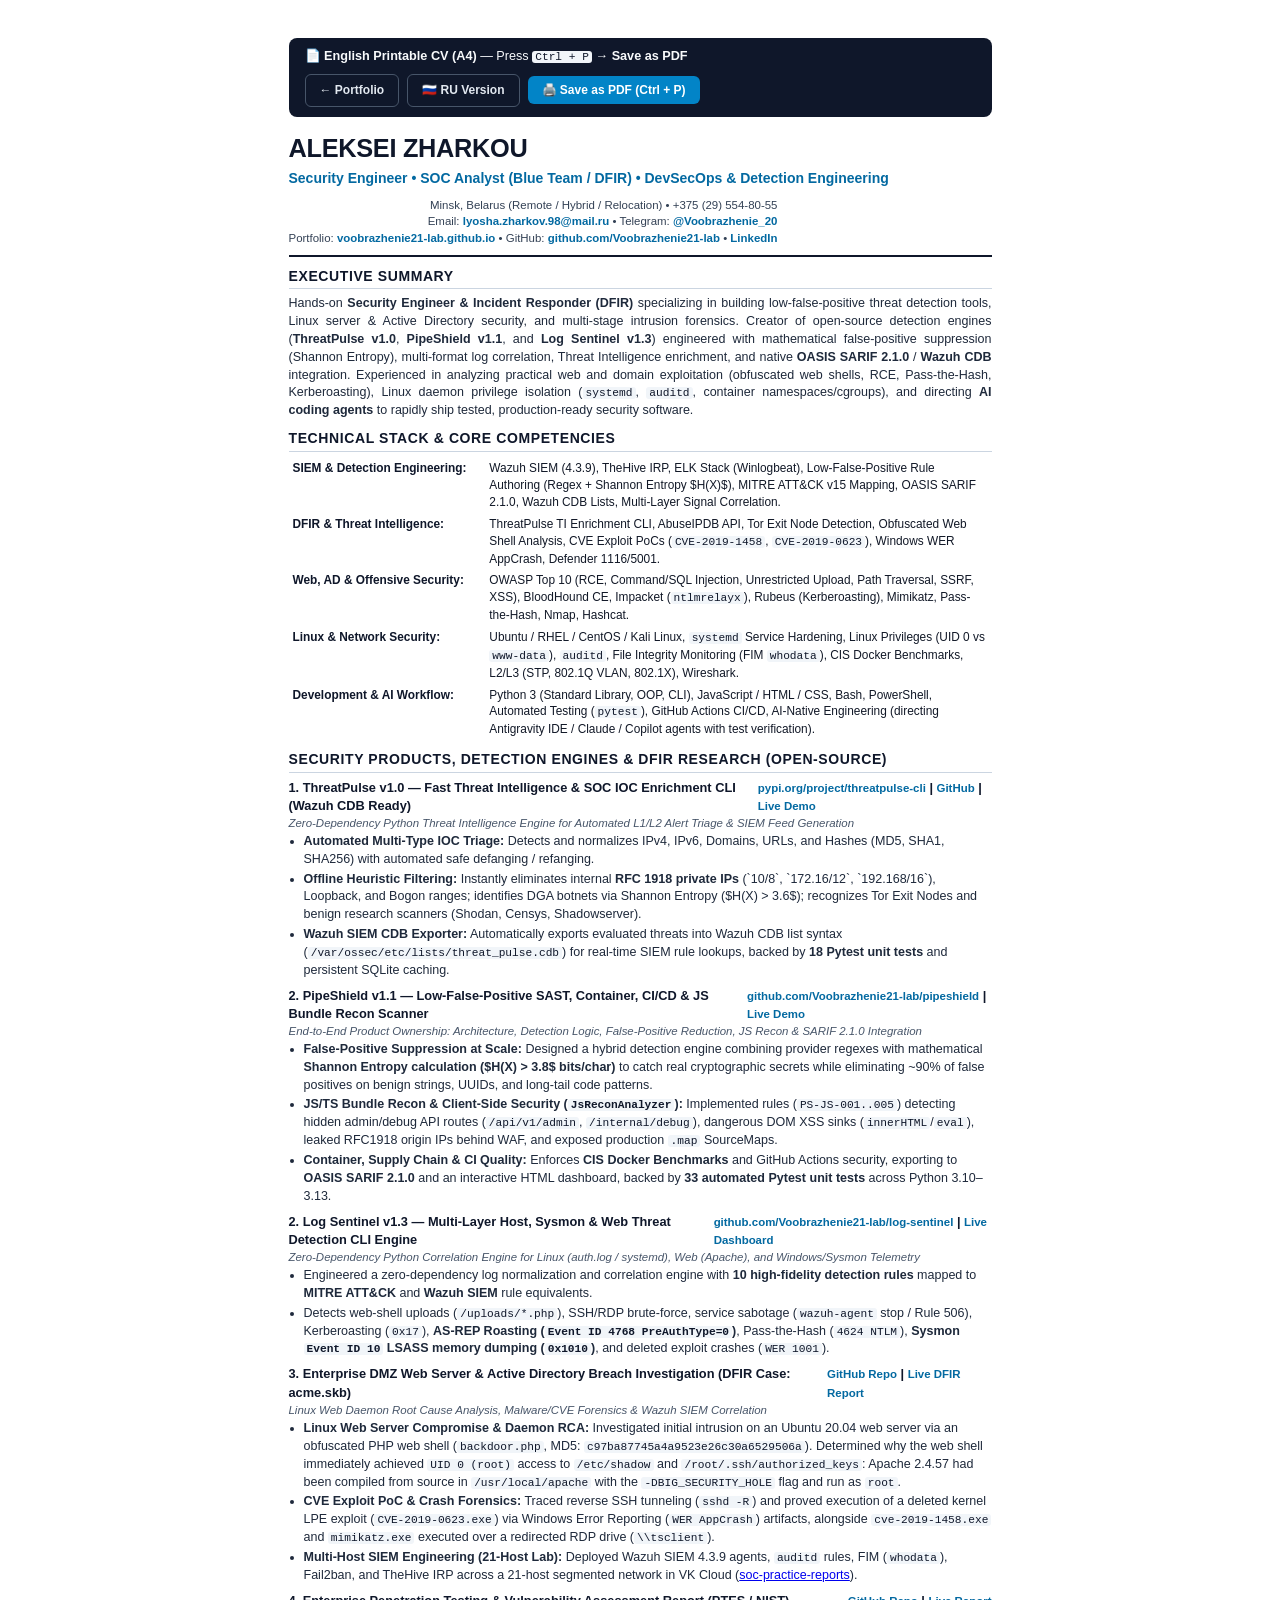
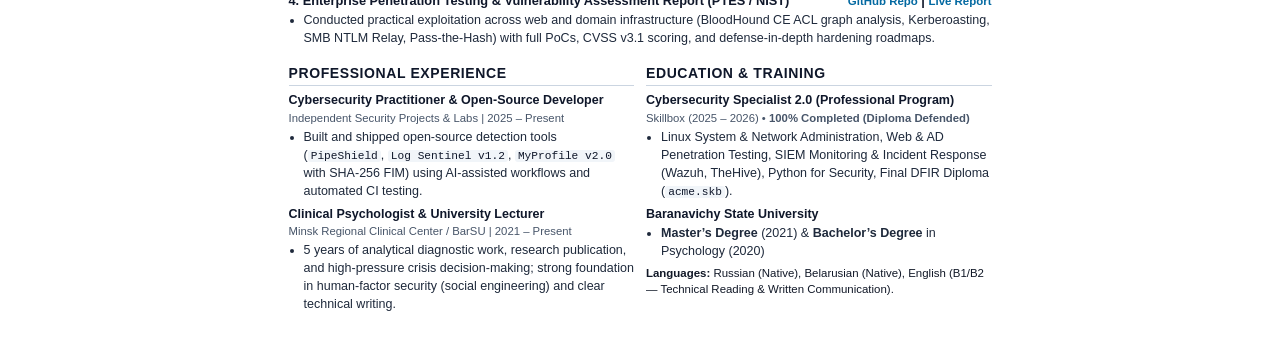
<file: cv-en.html>
<!DOCTYPE html>
<html lang="en">
<head>
  <meta charset="UTF-8" />
  <meta name="viewport" content="width=device-width, initial-scale=1.0" />
  <title>Aleksei Zharkou — CV (Security Engineer / SOC Analyst / DFIR / DevSecOps)</title>
  <meta name="description" content="Printable CV: Aleksei Zharkou — Security Engineer, SOC L1/L2 Analyst, DFIR, Active Directory Pentest, Python Security Tooling." />
  <meta property="og:type" content="profile" />
  <meta property="og:url" content="https://voobrazhenie21-lab.github.io/cv-en.html" />
  <meta property="og:title" content="Aleksei Zharkou — CV (Security Engineer & SOC Analyst)" />
  <meta property="og:description" content="Hands-on Security Engineer & SOC Analyst specializing in threat detection (Wazuh SIEM), Active Directory pentest, DFIR, and Python tooling." />
  <meta property="og:image" content="https://avatars.githubusercontent.com/u/161405607?v=4" />
  <style>
    @page {
      size: A4;
      margin: 10mm 12mm;
    }
    * {
      box-sizing: border-box;
      margin: 0;
      padding: 0;
    }
    body {
      font-family: 'Segoe UI', -apple-system, BlinkMacSystemFont, Roboto, Helvetica, Arial, sans-serif;
      color: #111827;
      background: #ffffff;
      line-height: 1.42;
      font-size: 9.4pt;
      max-width: 210mm;
      margin: 0 auto;
      padding: 10mm 12mm;
    }
    @media print {
      body { padding: 0; }
      .no-print { display: none !important; }
    }
    .print-bar {
      background: #0f172a;
      color: #f8fafc;
      padding: 10px 16px;
      border-radius: 8px;
      margin-bottom: 14px;
      display: flex;
      justify-content: space-between;
      align-items: center;
      flex-wrap: wrap;
      gap: 8px;
      font-size: 9.5pt;
    }
    .bar-actions {
      display: flex;
      gap: 8px;
      align-items: center;
    }
    .print-btn {
      background: #0284c7;
      color: #fff;
      border: none;
      padding: 7px 14px;
      border-radius: 6px;
      font-weight: 700;
      cursor: pointer;
      text-decoration: none;
      font-size: 9pt;
    }
    .print-btn.outline {
      background: transparent;
      border: 1px solid #475569;
      color: #e2e8f0;
    }
    header {
      border-bottom: 2px solid #0f172a;
      padding-bottom: 8px;
      margin-bottom: 10px;
      display: flex;
      justify-content: space-between;
      align-items: flex-end;
      flex-wrap: wrap;
      gap: 8px;
    }
    h1 {
      font-size: 19pt;
      font-weight: 800;
      color: #0f172a;
      letter-spacing: -0.3px;
    }
    .role-title {
      font-size: 10.5pt;
      font-weight: 700;
      color: #0369a1;
      margin-top: 2px;
    }
    .contact-block {
      text-align: right;
      font-size: 8.6pt;
      color: #334155;
      line-height: 1.45;
    }
    .contact-block a {
      color: #0369a1;
      text-decoration: none;
      font-weight: 600;
    }
    h2 {
      font-size: 10.5pt;
      font-weight: 800;
      text-transform: uppercase;
      letter-spacing: 0.6px;
      color: #0f172a;
      border-bottom: 1px solid #cbd5e1;
      padding-bottom: 2px;
      margin: 9px 0 6px;
    }
    p.summary {
      color: #1e293b;
      margin-bottom: 6px;
      text-align: justify;
    }
    .skills-table {
      width: 100%;
      border-collapse: collapse;
      margin-bottom: 6px;
      font-size: 8.9pt;
    }
    .skills-table td {
      padding: 2.5px 4px;
      vertical-align: top;
    }
    .skills-table td.cat {
      width: 28%;
      font-weight: 700;
      color: #0f172a;
      white-space: nowrap;
    }
    .proj-item {
      margin-bottom: 7px;
    }
    .proj-header {
      display: flex;
      justify-content: space-between;
      align-items: baseline;
      font-weight: 700;
      color: #0f172a;
      font-size: 9.6pt;
    }
    .proj-header a {
      color: #0369a1;
      text-decoration: none;
      font-size: 8.6pt;
      font-weight: 600;
    }
    .proj-sub {
      font-style: italic;
      color: #475569;
      font-size: 8.6pt;
      margin-bottom: 2px;
    }
    ul {
      padding-left: 15px;
      margin-top: 2px;
    }
    li {
      margin-bottom: 2px;
      color: #1e293b;
    }
    code {
      font-family: Consolas, 'Courier New', monospace;
      font-size: 8.4pt;
      background: #f1f5f9;
      padding: 0 3px;
      border-radius: 3px;
      color: #0f172a;
    }
    .two-col {
      display: grid;
      grid-template-columns: 1fr 1fr;
      gap: 12px;
    }
  </style>
</head>
<body>

  <div class="print-bar no-print">
    <span>📄 <strong>English Printable CV (A4)</strong> — Press <code>Ctrl + P</code> &rarr; <strong>Save as PDF</strong></span>
    <div class="bar-actions">
      <a href="index.html" class="print-btn outline">&larr; Portfolio</a>
      <a href="cv.html" class="print-btn outline">🇷🇺 RU Version</a>
      <button class="print-btn" onclick="window.print()">🖨️ Save as PDF (Ctrl + P)</button>
    </div>
  </div>

  <header>
    <div>
      <h1>ALEKSEI ZHARKOU</h1>
      <div class="role-title">Security Engineer &bull; SOC Analyst (Blue Team / DFIR) &bull; DevSecOps &amp; Detection Engineering</div>
    </div>
    <div class="contact-block">
      Minsk, Belarus (Remote / Hybrid / Relocation) &bull; +375 (29) 554-80-55<br />
      Email: <a href="mailto:lyosha.zharkov.98@mail.ru">lyosha.zharkov.98@mail.ru</a> &bull; Telegram: <a href="https://t.me/Voobrazhenie_20">@Voobrazhenie_20</a><br />
      Portfolio: <a href="https://voobrazhenie21-lab.github.io/">voobrazhenie21-lab.github.io</a> &bull; GitHub: <a href="https://github.com/Voobrazhenie21-lab">github.com/Voobrazhenie21-lab</a> &bull; <a href="https://www.linkedin.com/in/aleksei-zharkou/">LinkedIn</a>
    </div>
  </header>

  <h2>Executive Summary</h2>
  <p class="summary">
    Hands-on <strong>Security Engineer &amp; Incident Responder (DFIR)</strong> specializing in building low-false-positive threat detection tools, Linux server &amp; Active Directory security, and multi-stage intrusion forensics. Creator of open-source detection engines (<strong>ThreatPulse v1.0</strong>, <strong>PipeShield v1.1</strong>, and <strong>Log Sentinel v1.3</strong>) engineered with mathematical false-positive suppression (Shannon Entropy), multi-format log correlation, Threat Intelligence enrichment, and native <strong>OASIS SARIF 2.1.0</strong> / <strong>Wazuh CDB</strong> integration. Experienced in analyzing practical web and domain exploitation (obfuscated web shells, RCE, Pass-the-Hash, Kerberoasting), Linux daemon privilege isolation (<code>systemd</code>, <code>auditd</code>, container namespaces/cgroups), and directing <strong>AI coding agents</strong> to rapidly ship tested, production-ready security software.
  </p>

  <h2>Technical Stack &amp; Core Competencies</h2>
  <table class="skills-table">
    <tr>
      <td class="cat">SIEM &amp; Detection Engineering:</td>
      <td>Wazuh SIEM (4.3.9), TheHive IRP, ELK Stack (Winlogbeat), Low-False-Positive Rule Authoring (Regex + Shannon Entropy $H(X)$), MITRE ATT&amp;CK v15 Mapping, OASIS SARIF 2.1.0, Wazuh CDB Lists, Multi-Layer Signal Correlation.</td>
    </tr>
    <tr>
      <td class="cat">DFIR &amp; Threat Intelligence:</td>
      <td>ThreatPulse TI Enrichment CLI, AbuseIPDB API, Tor Exit Node Detection, Obfuscated Web Shell Analysis, CVE Exploit PoCs (<code>CVE-2019-1458</code>, <code>CVE-2019-0623</code>), Windows WER AppCrash, Defender 1116/5001.</td>
    </tr>
    <tr>
      <td class="cat">Web, AD &amp; Offensive Security:</td>
      <td>OWASP Top 10 (RCE, Command/SQL Injection, Unrestricted Upload, Path Traversal, SSRF, XSS), BloodHound CE, Impacket (<code>ntlmrelayx</code>), Rubeus (Kerberoasting), Mimikatz, Pass-the-Hash, Nmap, Hashcat.</td>
    </tr>
    <tr>
      <td class="cat">Linux &amp; Network Security:</td>
      <td>Ubuntu / RHEL / CentOS / Kali Linux, <code>systemd</code> Service Hardening, Linux Privileges (UID 0 vs <code>www-data</code>), <code>auditd</code>, File Integrity Monitoring (FIM <code>whodata</code>), CIS Docker Benchmarks, L2/L3 (STP, 802.1Q VLAN, 802.1X), Wireshark.</td>
    </tr>
    <tr>
      <td class="cat">Development &amp; AI Workflow:</td>
      <td>Python 3 (Standard Library, OOP, CLI), JavaScript / HTML / CSS, Bash, PowerShell, Automated Testing (<code>pytest</code>), GitHub Actions CI/CD, AI-Native Engineering (directing Antigravity IDE / Claude / Copilot agents with test verification).</td>
    </tr>
  </table>

  <h2>Security Products, Detection Engines &amp; DFIR Research (Open-Source)</h2>

  <div class="proj-item">
    <div class="proj-header">
      <span>1. ThreatPulse v1.0 — Fast Threat Intelligence &amp; SOC IOC Enrichment CLI (Wazuh CDB Ready)</span>
      <span><a href="https://pypi.org/project/threatpulse-cli/">pypi.org/project/threatpulse-cli</a> | <a href="https://github.com/Voobrazhenie21-lab/threat-pulse">GitHub</a> | <a href="https://voobrazhenie21-lab.github.io/threat-pulse/">Live Demo</a></span>
    </div>
    <div class="proj-sub">Zero-Dependency Python Threat Intelligence Engine for Automated L1/L2 Alert Triage &amp; SIEM Feed Generation</div>
    <ul>
      <li><strong>Automated Multi-Type IOC Triage:</strong> Detects and normalizes IPv4, IPv6, Domains, URLs, and Hashes (MD5, SHA1, SHA256) with automated safe defanging / refanging.</li>
      <li><strong>Offline Heuristic Filtering:</strong> Instantly eliminates internal <strong>RFC 1918 private IPs</strong> (`10/8`, `172.16/12`, `192.168/16`), Loopback, and Bogon ranges; identifies DGA botnets via Shannon Entropy ($H(X) &gt; 3.6$); recognizes Tor Exit Nodes and benign research scanners (Shodan, Censys, Shadowserver).</li>
      <li><strong>Wazuh SIEM CDB Exporter:</strong> Automatically exports evaluated threats into Wazuh CDB list syntax (<code>/var/ossec/etc/lists/threat_pulse.cdb</code>) for real-time SIEM rule lookups, backed by <strong>18 Pytest unit tests</strong> and persistent SQLite caching.</li>
    </ul>
  </div>

  <div class="proj-item">
    <div class="proj-header">
      <span>2. PipeShield v1.1 — Low-False-Positive SAST, Container, CI/CD &amp; JS Bundle Recon Scanner</span>
      <span><a href="https://github.com/Voobrazhenie21-lab/pipeshield">github.com/Voobrazhenie21-lab/pipeshield</a> | <a href="https://voobrazhenie21-lab.github.io/pipeshield/">Live Demo</a></span>
    </div>
    <div class="proj-sub">End-to-End Product Ownership: Architecture, Detection Logic, False-Positive Reduction, JS Recon &amp; SARIF 2.1.0 Integration</div>
    <ul>
      <li><strong>False-Positive Suppression at Scale:</strong> Designed a hybrid detection engine combining provider regexes with mathematical <strong>Shannon Entropy calculation ($H(X) &gt; 3.8$ bits/char)</strong> to catch real cryptographic secrets while eliminating ~90% of false positives on benign strings, UUIDs, and long-tail code patterns.</li>
      <li><strong>JS/TS Bundle Recon &amp; Client-Side Security (<code>JsReconAnalyzer</code>):</strong> Implemented rules (<code>PS-JS-001..005</code>) detecting hidden admin/debug API routes (<code>/api/v1/admin</code>, <code>/internal/debug</code>), dangerous DOM XSS sinks (<code>innerHTML</code>/<code>eval</code>), leaked RFC1918 origin IPs behind WAF, and exposed production <code>.map</code> SourceMaps.</li>
      <li><strong>Container, Supply Chain &amp; CI Quality:</strong> Enforces <strong>CIS Docker Benchmarks</strong> and GitHub Actions security, exporting to <strong>OASIS SARIF 2.1.0</strong> and an interactive HTML dashboard, backed by <strong>33 automated Pytest unit tests</strong> across Python 3.10–3.13.</li>
    </ul>
  </div>

  <div class="proj-item">
    <div class="proj-header">
      <span>2. Log Sentinel v1.3 — Multi-Layer Host, Sysmon &amp; Web Threat Detection CLI Engine</span>
      <span><a href="https://github.com/Voobrazhenie21-lab/log-sentinel">github.com/Voobrazhenie21-lab/log-sentinel</a> | <a href="https://voobrazhenie21-lab.github.io/log-sentinel/">Live Dashboard</a></span>
    </div>
    <div class="proj-sub">Zero-Dependency Python Correlation Engine for Linux (auth.log / systemd), Web (Apache), and Windows/Sysmon Telemetry</div>
    <ul>
      <li>Engineered a zero-dependency log normalization and correlation engine with <strong>10 high-fidelity detection rules</strong> mapped to <strong>MITRE ATT&amp;CK</strong> and <strong>Wazuh SIEM</strong> rule equivalents.</li>
      <li>Detects web-shell uploads (<code>/uploads/*.php</code>), SSH/RDP brute-force, service sabotage (<code>wazuh-agent</code> stop / Rule 506), Kerberoasting (<code>0x17</code>), <strong>AS-REP Roasting (<code>Event ID 4768 PreAuthType=0</code>)</strong>, Pass-the-Hash (<code>4624 NTLM</code>), <strong>Sysmon <code>Event ID 10</code> LSASS memory dumping (<code>0x1010</code>)</strong>, and deleted exploit crashes (<code>WER 1001</code>).</li>
    </ul>
  </div>

  <div class="proj-item">
    <div class="proj-header">
      <span>3. Enterprise DMZ Web Server &amp; Active Directory Breach Investigation (DFIR Case: acme.skb)</span>
      <span><a href="https://github.com/Voobrazhenie21-lab/blue-team-incident-investigation">GitHub Repo</a> | <a href="https://voobrazhenie21-lab.github.io/blue-team-incident-investigation/">Live DFIR Report</a></span>
    </div>
    <div class="proj-sub">Linux Web Daemon Root Cause Analysis, Malware/CVE Forensics &amp; Wazuh SIEM Correlation</div>
    <ul>
      <li><strong>Linux Web Server Compromise &amp; Daemon RCA:</strong> Investigated initial intrusion on an Ubuntu 20.04 web server via an obfuscated PHP web shell (<code>backdoor.php</code>, MD5: <code>c97ba87745a4a9523e26c30a6529506a</code>). Determined why the web shell immediately achieved <code>UID 0 (root)</code> access to <code>/etc/shadow</code> and <code>/root/.ssh/authorized_keys</code>: Apache 2.4.57 had been compiled from source in <code>/usr/local/apache</code> with the <code>-DBIG_SECURITY_HOLE</code> flag and run as <code>root</code>.</li>
      <li><strong>CVE Exploit PoC &amp; Crash Forensics:</strong> Traced reverse SSH tunneling (<code>sshd -R</code>) and proved execution of a deleted kernel LPE exploit (<code>CVE-2019-0623.exe</code>) via Windows Error Reporting (<code>WER AppCrash</code>) artifacts, alongside <code>cve-2019-1458.exe</code> and <code>mimikatz.exe</code> executed over a redirected RDP drive (<code>\\tsclient</code>).</li>
      <li><strong>Multi-Host SIEM Engineering (21-Host Lab):</strong> Deployed Wazuh SIEM 4.3.9 agents, <code>auditd</code> rules, FIM (<code>whodata</code>), Fail2ban, and TheHive IRP across a 21-host segmented network in VK Cloud (<a href="https://github.com/Voobrazhenie21-lab/soc-practice-reports">soc-practice-reports</a>).</li>
    </ul>
  </div>

  <div class="proj-item">
    <div class="proj-header">
      <span>4. Enterprise Penetration Testing &amp; Vulnerability Assessment Report (PTES / NIST)</span>
      <span><a href="https://github.com/Voobrazhenie21-lab/enterprise-pentest-report">GitHub Repo</a> | <a href="https://voobrazhenie21-lab.github.io/enterprise-pentest-report/">Live Report</a></span>
    </div>
    <ul>
      <li>Conducted practical exploitation across web and domain infrastructure (BloodHound CE ACL graph analysis, Kerberoasting, SMB NTLM Relay, Pass-the-Hash) with full PoCs, CVSS v3.1 scoring, and defense-in-depth hardening roadmaps.</li>
    </ul>
  </div>

  <div class="two-col">
    <div>
      <h2>Professional Experience</h2>
      <p style="font-weight:700; color:#0f172a;">Cybersecurity Practitioner &amp; Open-Source Developer</p>
      <p style="font-size:8.5pt; color:#475569; margin-bottom:3px;">Independent Security Projects &amp; Labs | 2025 – Present</p>
      <ul>
        <li>Built and shipped open-source detection tools (<code>PipeShield</code>, <code>Log Sentinel v1.2</code>, <code>MyProfile v2.0</code> with SHA-256 FIM) using AI-assisted workflows and automated CI testing.</li>
      </ul>
      <p style="font-weight:700; color:#0f172a; margin-top:5px;">Clinical Psychologist &amp; University Lecturer</p>
      <p style="font-size:8.5pt; color:#475569; margin-bottom:3px;">Minsk Regional Clinical Center / BarSU | 2021 – Present</p>
      <ul>
        <li>5 years of analytical diagnostic work, research publication, and high-pressure crisis decision-making; strong foundation in human-factor security (social engineering) and clear technical writing.</li>
      </ul>
    </div>

    <div>
      <h2>Education &amp; Training</h2>
      <p style="font-weight:700; color:#0f172a;">Cybersecurity Specialist 2.0 (Professional Program)</p>
      <p style="font-size:8.5pt; color:#475569; margin-bottom:3px;">Skillbox (2025 – 2026) &bull; <strong>100% Completed (Diploma Defended)</strong></p>
      <ul>
        <li>Linux System &amp; Network Administration, Web &amp; AD Penetration Testing, SIEM Monitoring &amp; Incident Response (Wazuh, TheHive), Python for Security, Final DFIR Diploma (<code>acme.skb</code>).</li>
      </ul>
      <p style="font-weight:700; color:#0f172a; margin-top:5px;">Baranavichy State University</p>
      <ul>
        <li><strong>Master’s Degree</strong> (2021) &amp; <strong>Bachelor’s Degree</strong> in Psychology (2020)</li>
      </ul>
      <p style="margin-top:4px; font-size:8.6pt;"><strong>Languages:</strong> Russian (Native), Belarusian (Native), English (B1/B2 — Technical Reading &amp; Written Communication).</p>
    </div>
  </div>

</body>
</html>
</file>
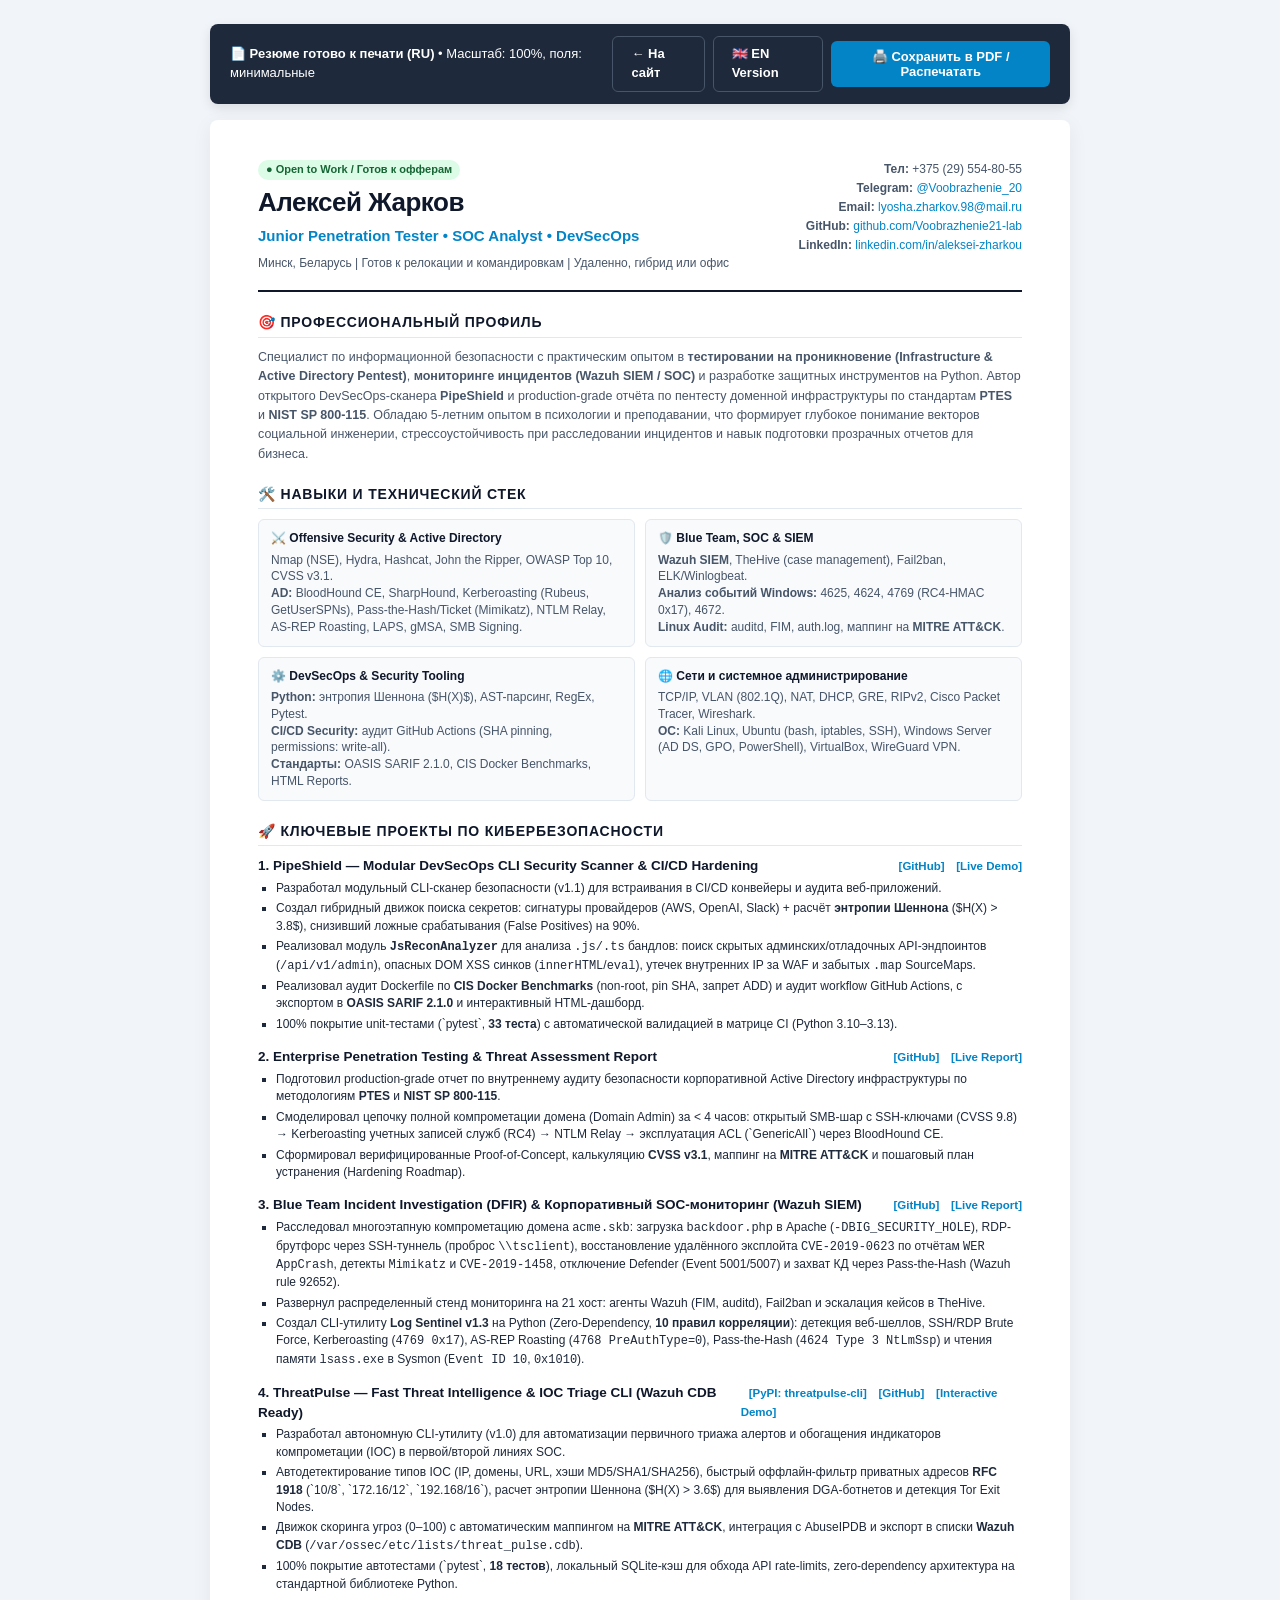
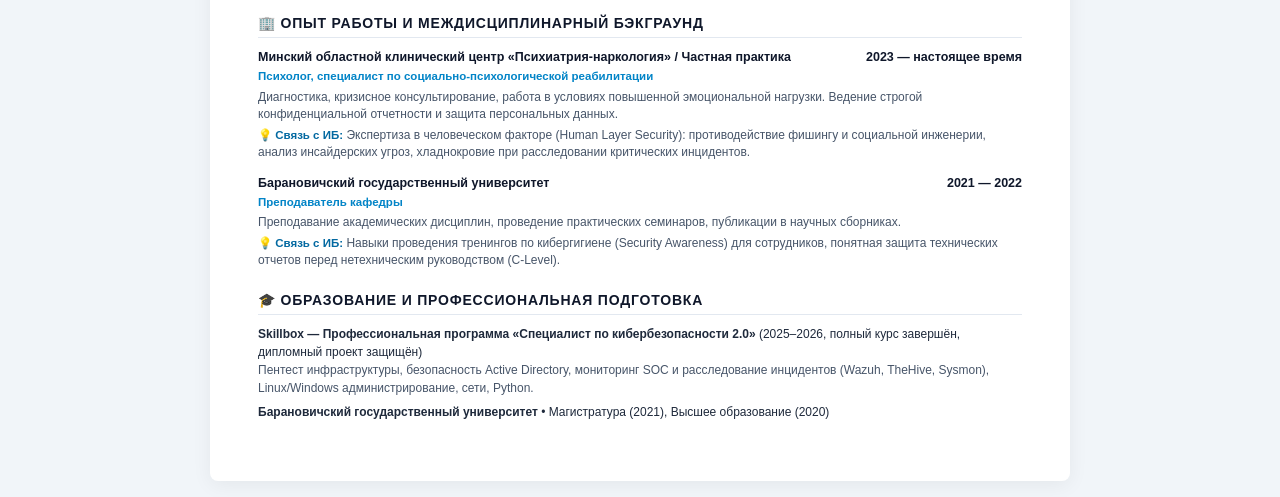
<file: cv.html>
<!DOCTYPE html>
<html lang="ru">
<head>
  <meta charset="UTF-8">
  <meta name="viewport" content="width=device-width, initial-scale=1.0">
  <title>Резюме — Алексей Жарков (Junior Penetration Tester / SOC / DevSecOps)</title>
  <style>
    :root {
      --primary: #0f172a;
      --secondary: #0284c7;
      --accent: #2563eb;
      --text: #1e293b;
      --muted: #475569;
      --light-bg: #f8fafc;
      --border: #e2e8f0;
      --tag-bg: #e0f2fe;
      --tag-text: #0369a1;
    }

    * {
      box-sizing: border-box;
      margin: 0;
      padding: 0;
    }

    body {
      font-family: -apple-system, BlinkMacSystemFont, "Segoe UI", Roboto, Helvetica, Arial, sans-serif;
      color: var(--text);
      background: #f1f5f9;
      line-height: 1.45;
      font-size: 13px;
      padding: 24px;
    }

    .print-bar {
      max-width: 860px;
      margin: 0 auto 16px auto;
      display: flex;
      justify-content: space-between;
      align-items: center;
      background: #1e293b;
      color: white;
      padding: 12px 20px;
      border-radius: 8px;
      box-shadow: 0 4px 12px rgba(0,0,0,0.1);
    }

    .print-btn {
      background: #0284c7;
      color: white;
      border: none;
      padding: 8px 18px;
      font-weight: 600;
      font-size: 13px;
      border-radius: 6px;
      cursor: pointer;
      display: inline-flex;
      align-items: center;
      gap: 6px;
      transition: background 0.2s;
    }

    .print-btn:hover {
      background: #0369a1;
    }

    .cv-container {
      max-width: 860px;
      margin: 0 auto;
      background: #ffffff;
      padding: 40px 48px;
      border-radius: 8px;
      box-shadow: 0 4px 20px rgba(0, 0, 0, 0.06);
    }

    /* Header */
    .header {
      border-bottom: 2px solid var(--primary);
      padding-bottom: 18px;
      margin-bottom: 20px;
      display: flex;
      justify-content: space-between;
      align-items: flex-start;
    }

    .header-info h1 {
      font-size: 26px;
      font-weight: 800;
      color: var(--primary);
      letter-spacing: -0.5px;
      margin-bottom: 4px;
    }

    .header-info h2 {
      font-size: 15px;
      font-weight: 600;
      color: var(--secondary);
      margin-bottom: 8px;
    }

    .header-contacts {
      text-align: right;
      font-size: 12px;
      line-height: 1.6;
      color: var(--muted);
    }

    .header-contacts a {
      color: var(--secondary);
      text-decoration: none;
      font-weight: 500;
    }

    .header-contacts a:hover {
      text-decoration: underline;
    }

    .status-badge {
      display: inline-block;
      background: #dcfce7;
      color: #166534;
      font-size: 11px;
      font-weight: 700;
      padding: 2px 8px;
      border-radius: 12px;
      margin-bottom: 4px;
    }

    /* Section */
    .section {
      margin-bottom: 20px;
    }

    .section-title {
      font-size: 14px;
      font-weight: 700;
      color: var(--primary);
      text-transform: uppercase;
      letter-spacing: 0.8px;
      border-bottom: 1px solid var(--border);
      padding-bottom: 4px;
      margin-bottom: 10px;
      display: flex;
      align-items: center;
      gap: 6px;
    }

    .summary-text {
      font-size: 12.5px;
      color: var(--muted);
      line-height: 1.55;
    }

    /* Skills Grid */
    .skills-grid {
      display: grid;
      grid-template-columns: 1fr 1fr;
      gap: 10px;
      font-size: 12px;
    }

    .skill-card {
      background: var(--light-bg);
      border: 1px solid var(--border);
      padding: 10px 12px;
      border-radius: 6px;
    }

    .skill-card-title {
      font-weight: 700;
      color: var(--primary);
      margin-bottom: 4px;
      font-size: 12px;
    }

    .skill-card-body {
      color: var(--muted);
      line-height: 1.4;
    }

    /* Project Item */
    .project-item {
      margin-bottom: 14px;
    }

    .project-header {
      display: flex;
      justify-content: space-between;
      align-items: baseline;
      margin-bottom: 4px;
    }

    .project-title {
      font-size: 13.5px;
      font-weight: 700;
      color: var(--primary);
    }

    .project-links a {
      font-size: 11.5px;
      color: var(--secondary);
      text-decoration: none;
      font-weight: 600;
      margin-left: 8px;
    }

    .project-links a:hover {
      text-decoration: underline;
    }

    .project-desc {
      font-size: 12px;
      color: var(--muted);
      margin-bottom: 4px;
    }

    .project-bullets {
      list-style-type: square;
      padding-left: 18px;
      font-size: 12px;
      color: var(--text);
    }

    .project-bullets li {
      margin-bottom: 3px;
    }

    /* Experience & Education */
    .exp-item {
      margin-bottom: 12px;
    }

    .exp-header {
      display: flex;
      justify-content: space-between;
      font-size: 12.5px;
      font-weight: 700;
      color: var(--primary);
      margin-bottom: 2px;
    }

    .exp-sub {
      font-size: 11.5px;
      color: var(--secondary);
      margin-bottom: 4px;
      font-weight: 600;
    }

    .exp-body {
      font-size: 12px;
      color: var(--muted);
      line-height: 1.45;
    }

    .synergy-tag {
      display: inline-block;
      font-size: 11.5px;
      color: #0369a1;
      font-weight: 600;
      margin-top: 3px;
    }

    /* Print settings */
    @media print {
      body {
        background: transparent;
        padding: 0;
      }
      .print-bar {
        display: none !important;
      }
      .cv-container {
        box-shadow: none;
        padding: 0;
        max-width: 100%;
      }
      .page-break {
        page-break-before: always;
      }
      a {
        text-decoration: none !important;
        color: var(--primary) !important;
      }
    }
  </style>
</head>
<body>

  <div class="print-bar">
    <div>
      <strong>📄 Резюме готово к печати (RU)</strong> &bull; Масштаб: 100%, поля: минимальные
    </div>
    <div style="display:flex; gap:8px; align-items:center;">
      <a href="index.html" class="print-btn" style="background:transparent; border:1px solid #475569; text-decoration:none;">&larr; На сайт</a>
      <a href="cv-en.html" class="print-btn" style="background:transparent; border:1px solid #475569; text-decoration:none;">🇬🇧 EN Version</a>
      <button class="print-btn" onclick="window.print()">
        🖨️ Сохранить в PDF / Распечатать
      </button>
    </div>
  </div>

  <div class="cv-container">
    
    <!-- HEADER -->
    <header class="header">
      <div class="header-info">
        <span class="status-badge">● Open to Work / Готов к офферам</span>
        <h1>Алексей Жарков</h1>
        <h2>Junior Penetration Tester &bull; SOC Analyst &bull; DevSecOps</h2>
        <div style="font-size: 12px; color: var(--muted);">
          Минск, Беларусь | Готов к релокации и командировкам | Удаленно, гибрид или офис
        </div>
      </div>
      <div class="header-contacts">
        <div><strong>Тел:</strong> +375 (29) 554-80-55</div>
        <div><strong>Telegram:</strong> <a href="https://t.me/Voobrazhenie_20">@Voobrazhenie_20</a></div>
        <div><strong>Email:</strong> <a href="mailto:lyosha.zharkov.98@mail.ru">lyosha.zharkov.98@mail.ru</a></div>
        <div><strong>GitHub:</strong> <a href="https://github.com/Voobrazhenie21-lab">github.com/Voobrazhenie21-lab</a></div>
        <div><strong>LinkedIn:</strong> <a href="https://www.linkedin.com/in/aleksei-zharkou">linkedin.com/in/aleksei-zharkou</a></div>
      </div>
    </header>

    <!-- SUMMARY -->
    <section class="section">
      <div class="section-title">🎯 Профессиональный профиль</div>
      <p class="summary-text">
        Специалист по информационной безопасности с практическим опытом в <strong>тестировании на проникновение (Infrastructure & Active Directory Pentest)</strong>, <strong>мониторинге инцидентов (Wazuh SIEM / SOC)</strong> и разработке защитных инструментов на Python. Автор открытого DevSecOps-сканера <strong>PipeShield</strong> и production-grade отчёта по пентесту доменной инфраструктуры по стандартам <strong>PTES</strong> и <strong>NIST SP 800-115</strong>. Обладаю 5-летним опытом в психологии и преподавании, что формирует глубокое понимание векторов социальной инженерии, стрессоустойчивость при расследовании инцидентов и навык подготовки прозрачных отчетов для бизнеса.
      </p>
    </section>

    <!-- SKILLS -->
    <section class="section">
      <div class="section-title">🛠️ Навыки и технический стек</div>
      <div class="skills-grid">
        <div class="skill-card">
          <div class="skill-card-title">⚔️ Offensive Security & Active Directory</div>
          <div class="skill-card-body">
            Nmap (NSE), Hydra, Hashcat, John the Ripper, OWASP Top 10, CVSS v3.1.<br>
            <strong>AD:</strong> BloodHound CE, SharpHound, Kerberoasting (Rubeus, GetUserSPNs), Pass-the-Hash/Ticket (Mimikatz), NTLM Relay, AS-REP Roasting, LAPS, gMSA, SMB Signing.
          </div>
        </div>
        <div class="skill-card">
          <div class="skill-card-title">🛡️ Blue Team, SOC & SIEM</div>
          <div class="skill-card-body">
            <strong>Wazuh SIEM</strong>, TheHive (case management), Fail2ban, ELK/Winlogbeat.<br>
            <strong>Анализ событий Windows:</strong> 4625, 4624, 4769 (RC4-HMAC 0x17), 4672.<br>
            <strong>Linux Audit:</strong> auditd, FIM, auth.log, маппинг на <strong>MITRE ATT&CK</strong>.
          </div>
        </div>
        <div class="skill-card">
          <div class="skill-card-title">⚙️ DevSecOps & Security Tooling</div>
          <div class="skill-card-body">
            <strong>Python:</strong> энтропия Шеннона ($H(X)$), AST-парсинг, RegEx, Pytest.<br>
            <strong>CI/CD Security:</strong> аудит GitHub Actions (SHA pinning, permissions: write-all).<br>
            <strong>Стандарты:</strong> OASIS SARIF 2.1.0, CIS Docker Benchmarks, HTML Reports.
          </div>
        </div>
        <div class="skill-card">
          <div class="skill-card-title">🌐 Сети и системное администрирование</div>
          <div class="skill-card-body">
            TCP/IP, VLAN (802.1Q), NAT, DHCP, GRE, RIPv2, Cisco Packet Tracer, Wireshark.<br>
            <strong>ОС:</strong> Kali Linux, Ubuntu (bash, iptables, SSH), Windows Server (AD DS, GPO, PowerShell), VirtualBox, WireGuard VPN.
          </div>
        </div>
      </div>
    </section>

    <!-- PROJECTS -->
    <section class="section">
      <div class="section-title">🚀 Ключевые проекты по кибербезопасности</div>

      <!-- PipeShield -->
      <div class="project-item">
        <div class="project-header">
          <span class="project-title">1. PipeShield — Modular DevSecOps CLI Security Scanner & CI/CD Hardening</span>
          <span class="project-links">
            <a href="https://github.com/Voobrazhenie21-lab/pipeshield" target="_blank">[GitHub]</a>
            <a href="https://voobrazhenie21-lab.github.io/pipeshield/" target="_blank">[Live Demo]</a>
          </span>
        </div>
        <ul class="project-bullets">
          <li>Разработал модульный CLI-сканер безопасности (v1.1) для встраивания в CI/CD конвейеры и аудита веб-приложений.</li>
          <li>Создал гибридный движок поиска секретов: сигнатуры провайдеров (AWS, OpenAI, Slack) + расчёт <strong>энтропии Шеннона</strong> ($H(X) > 3.8$), снизивший ложные срабатывания (False Positives) на 90%.</li>
          <li>Реализовал модуль <strong><code>JsReconAnalyzer</code></strong> для анализа <code>.js/.ts</code> бандлов: поиск скрытых админских/отладочных API-эндпоинтов (<code>/api/v1/admin</code>), опасных DOM XSS синков (<code>innerHTML</code>/<code>eval</code>), утечек внутренних IP за WAF и забытых <code>.map</code> SourceMaps.</li>
          <li>Реализовал аудит Dockerfile по <strong>CIS Docker Benchmarks</strong> (non-root, pin SHA, запрет ADD) и аудит workflow GitHub Actions, с экспортом в <strong>OASIS SARIF 2.1.0</strong> и интерактивный HTML-дашборд.</li>
          <li>100% покрытие unit-тестами (`pytest`, <strong>33 теста</strong>) с автоматической валидацией в матрице CI (Python 3.10–3.13).</li>
        </ul>
      </div>

      <!-- Enterprise Pentest Report -->
      <div class="project-item">
        <div class="project-header">
          <span class="project-title">2. Enterprise Penetration Testing & Threat Assessment Report</span>
          <span class="project-links">
            <a href="https://github.com/Voobrazhenie21-lab/enterprise-pentest-report" target="_blank">[GitHub]</a>
            <a href="https://voobrazhenie21-lab.github.io/enterprise-pentest-report/" target="_blank">[Live Report]</a>
          </span>
        </div>
        <ul class="project-bullets">
          <li>Подготовил production-grade отчет по внутреннему аудиту безопасности корпоративной Active Directory инфраструктуры по методологиям <strong>PTES</strong> и <strong>NIST SP 800-115</strong>.</li>
          <li>Смоделировал цепочку полной компрометации домена (Domain Admin) за < 4 часов: открытый SMB-шар с SSH-ключами (CVSS 9.8) &rarr; Kerberoasting учетных записей служб (RC4) &rarr; NTLM Relay &rarr; эксплуатация ACL (`GenericAll`) через BloodHound CE.</li>
          <li>Сформировал верифицированные Proof-of-Concept, калькуляцию <strong>CVSS v3.1</strong>, маппинг на <strong>MITRE ATT&CK</strong> и пошаговый план устранения (Hardening Roadmap).</li>
        </ul>
      </div>

      <!-- Blue Team DFIR & SOC Lab -->
      <div class="project-item">
        <div class="project-header">
          <span class="project-title">3. Blue Team Incident Investigation (DFIR) & Корпоративный SOC-мониторинг (Wazuh SIEM)</span>
          <span class="project-links">
            <a href="https://github.com/Voobrazhenie21-lab/blue-team-incident-investigation" target="_blank">[GitHub]</a>
            <a href="https://voobrazhenie21-lab.github.io/blue-team-incident-investigation/" target="_blank">[Live Report]</a>
          </span>
        </div>
        <ul class="project-bullets">
          <li>Расследовал многоэтапную компрометацию домена <code>acme.skb</code>: загрузка <code>backdoor.php</code> в Apache (<code>-DBIG_SECURITY_HOLE</code>), RDP-брутфорс через SSH-туннель (проброс <code>\\tsclient</code>), восстановление удалённого эксплойта <code>CVE-2019-0623</code> по отчётам <code>WER AppCrash</code>, детекты <code>Mimikatz</code> и <code>CVE-2019-1458</code>, отключение Defender (Event 5001/5007) и захват КД через Pass-the-Hash (Wazuh rule 92652).</li>
          <li>Развернул распределенный стенд мониторинга на 21 хост: агенты Wazuh (FIM, auditd), Fail2ban и эскалация кейсов в TheHive.</li>
          <li>Создал CLI-утилиту <strong>Log Sentinel v1.3</strong> на Python (Zero-Dependency, <strong>10 правил корреляции</strong>): детекция веб-шеллов, SSH/RDP Brute Force, Kerberoasting (<code>4769 0x17</code>), AS-REP Roasting (<code>4768 PreAuthType=0</code>), Pass-the-Hash (<code>4624 Type 3 NtLmSsp</code>) и чтения памяти <code>lsass.exe</code> в Sysmon (<code>Event ID 10</code>, <code>0x1010</code>).</li>
        </ul>
      </div>

      <!-- ThreatPulse -->
      <div class="project-item">
        <div class="project-header">
          <span class="project-title">4. ThreatPulse — Fast Threat Intelligence &amp; IOC Triage CLI (Wazuh CDB Ready)</span>
          <span class="project-links">
            <a href="https://pypi.org/project/threatpulse-cli/" target="_blank">[PyPI: threatpulse-cli]</a>
            <a href="https://github.com/Voobrazhenie21-lab/threat-pulse" target="_blank">[GitHub]</a>
            <a href="https://voobrazhenie21-lab.github.io/threat-pulse/" target="_blank">[Interactive Demo]</a>
          </span>
        </div>
        <ul class="project-bullets">
          <li>Разработал автономную CLI-утилиту (v1.0) для автоматизации первичного триажа алертов и обогащения индикаторов компрометации (IOC) в первой/второй линиях SOC.</li>
          <li>Автодетектирование типов IOC (IP, домены, URL, хэши MD5/SHA1/SHA256), быстрый оффлайн-фильтр приватных адресов <strong>RFC 1918</strong> (`10/8`, `172.16/12`, `192.168/16`), расчет энтропии Шеннона ($H(X) > 3.6$) для выявления DGA-ботнетов и детекция Tor Exit Nodes.</li>
          <li>Движок скоринга угроз (0–100) с автоматическим маппингом на <strong>MITRE ATT&amp;CK</strong>, интеграция с AbuseIPDB и экспорт в списки <strong>Wazuh CDB</strong> (<code>/var/ossec/etc/lists/threat_pulse.cdb</code>).</li>
          <li>100% покрытие автотестами (`pytest`, <strong>18 тестов</strong>), локальный SQLite-кэш для обхода API rate-limits, zero-dependency архитектура на стандартной библиотеке Python.</li>
        </ul>
      </div>
    </section>

    <!-- EXPERIENCE -->
    <section class="section">
      <div class="section-title">🏢 Опыт работы и междисциплинарный бэкграунд</div>
      
      <div class="exp-item">
        <div class="exp-header">
          <span>Минский областной клинический центр «Психиатрия-наркология» / Частная практика</span>
          <span>2023 — настоящее время</span>
        </div>
        <div class="exp-sub">Психолог, специалист по социально-психологической реабилитации</div>
        <div class="exp-body">
          Диагностика, кризисное консультирование, работа в условиях повышенной эмоциональной нагрузки. Ведение строгой конфиденциальной отчетности и защита персональных данных.<br>
          <span class="synergy-tag">💡 Связь с ИБ:</span> Экспертиза в человеческом факторе (Human Layer Security): противодействие фишингу и социальной инженерии, анализ инсайдерских угроз, хладнокровие при расследовании критических инцидентов.
        </div>
      </div>

      <div class="exp-item">
        <div class="exp-header">
          <span>Барановичский государственный университет</span>
          <span>2021 — 2022</span>
        </div>
        <div class="exp-sub">Преподаватель кафедры</div>
        <div class="exp-body">
          Преподавание академических дисциплин, проведение практических семинаров, публикации в научных сборниках.<br>
          <span class="synergy-tag">💡 Связь с ИБ:</span> Навыки проведения тренингов по кибергигиене (Security Awareness) для сотрудников, понятная защита технических отчетов перед нетехническим руководством (C-Level).
        </div>
      </div>
    </section>

    <!-- EDUCATION & CERTIFICATIONS -->
    <section class="section">
      <div class="section-title">🎓 Образование и профессиональная подготовка</div>
      <div style="font-size: 12px; line-height: 1.5;">
        <div><strong>Skillbox — Профессиональная программа «Специалист по кибербезопасности 2.0»</strong> (2025–2026, полный курс завершён, дипломный проект защищён)</div>
        <div style="color: var(--muted); margin-bottom: 6px;">Пентест инфраструктуры, безопасность Active Directory, мониторинг SOC и расследование инцидентов (Wazuh, TheHive, Sysmon), Linux/Windows администрирование, сети, Python.</div>
        <div><strong>Барановичский государственный университет</strong> &bull; Магистратура (2021), Высшее образование (2020)</div>
      </div>
    </section>

  </div>

</body>
</html>
</file>
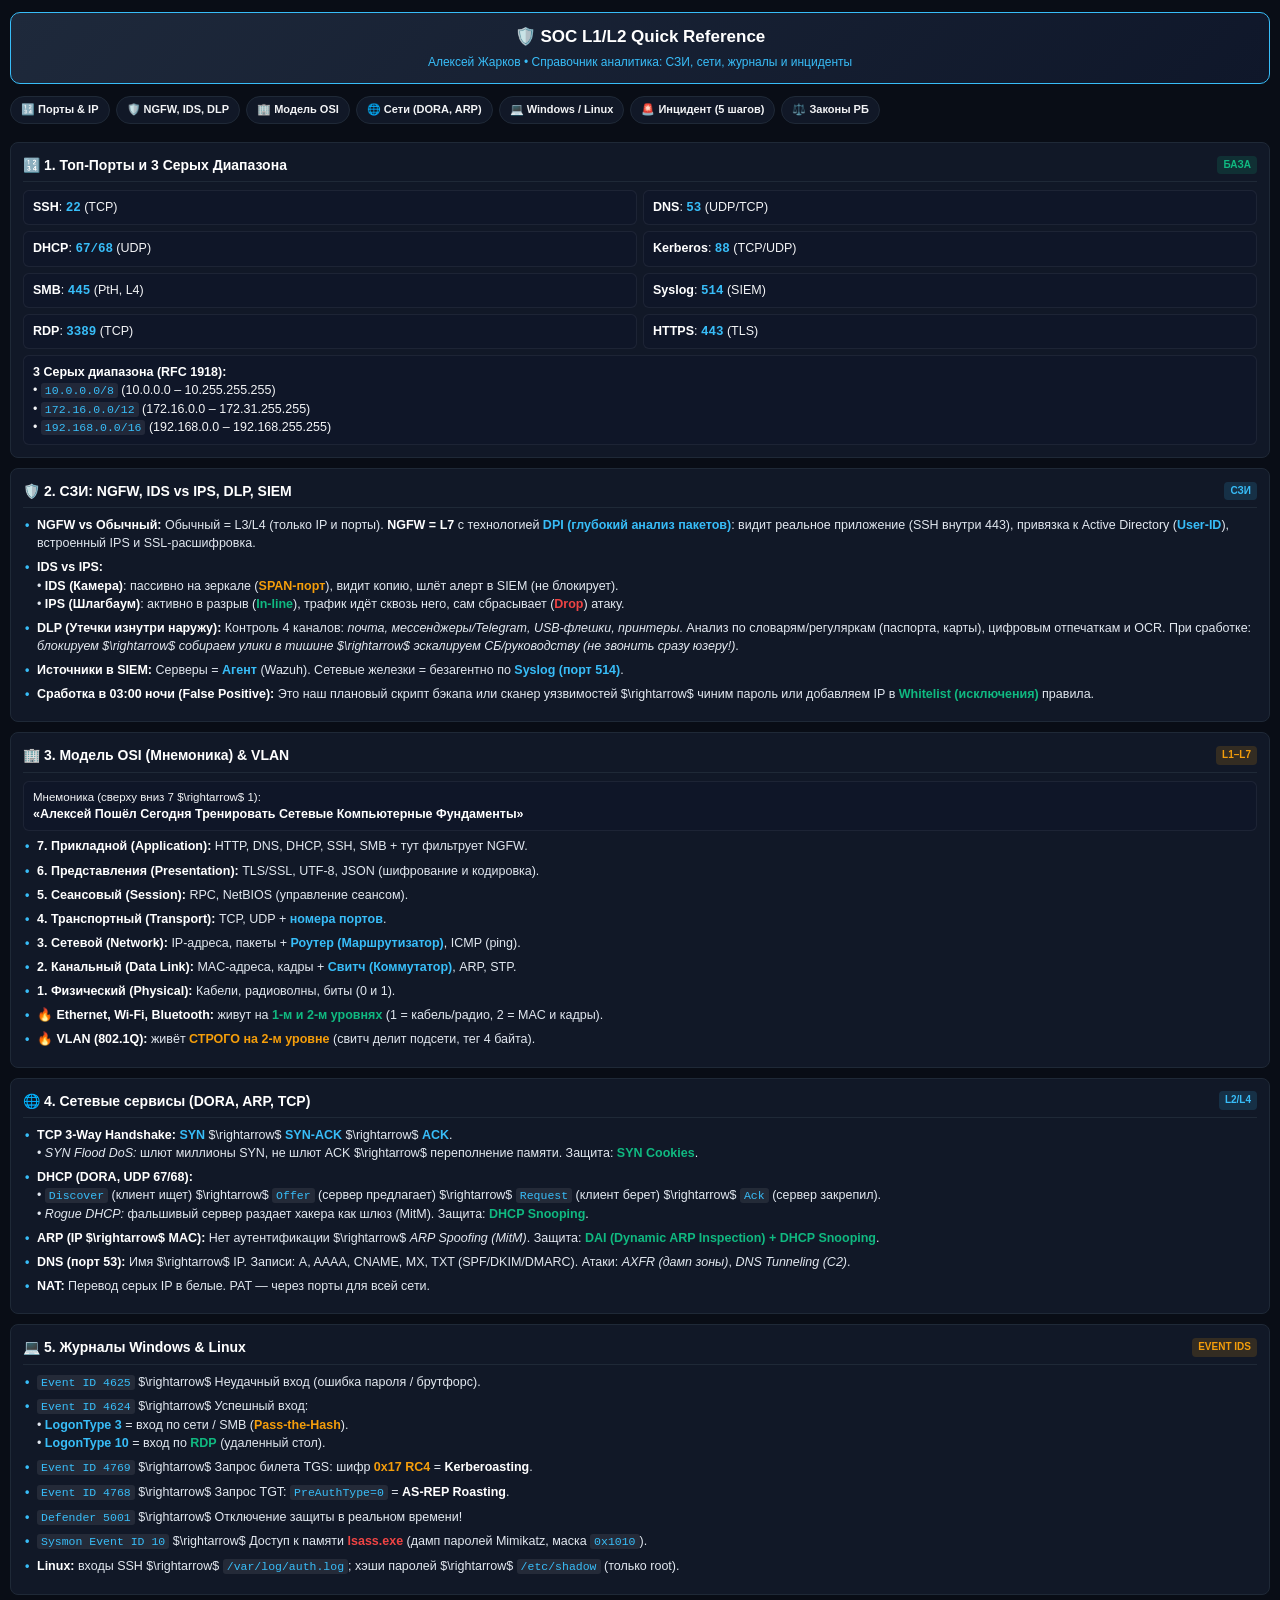
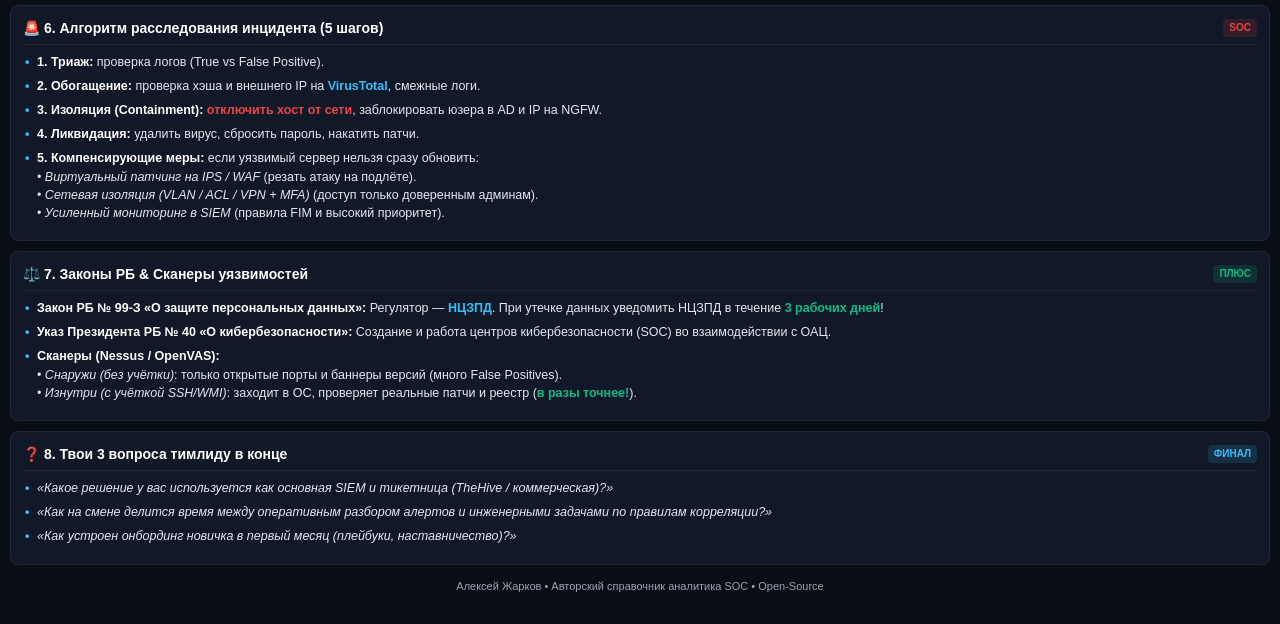
<file: soc-prep.html>
<!DOCTYPE html>
<html lang="ru">
<head>
  <meta charset="UTF-8" />
  <meta name="viewport" content="width=device-width, initial-scale=1.0, maximum-scale=1.0, user-scalable=no" />
  <title>SOC L1/L2 Security Analyst Quick Reference — Экспресс-справочник</title>
  <style>
    :root {
      --bg: #090d16;
      --card: #111827;
      --border: #1f2937;
      --accent: #38bdf8;
      --green: #10b981;
      --yellow: #f59e0b;
      --red: #ef4444;
      --text: #f3f4f6;
      --muted: #9ca3af;
    }
    * { box-sizing: border-box; margin: 0; padding: 0; font-family: -apple-system, BlinkMacSystemFont, 'Segoe UI', Roboto, sans-serif; }
    body {
      background: var(--bg);
      color: var(--text);
      padding: 12px 10px 40px;
      line-height: 1.45;
      font-size: 14px;
    }
    .header {
      background: linear-gradient(135deg, #1e293b, #0f172a);
      border: 1px solid var(--accent);
      border-radius: 10px;
      padding: 12px 14px;
      margin-bottom: 12px;
      text-align: center;
    }
    .header h1 { font-size: 17px; color: #fff; margin-bottom: 4px; display: flex; align-items: center; justify-content: center; gap: 6px; }
    .header p { font-size: 12px; color: var(--accent); font-weight: 500; }
    .nav-bar {
      display: flex;
      gap: 6px;
      overflow-x: auto;
      padding-bottom: 8px;
      margin-bottom: 10px;
      scrollbar-width: none;
    }
    .nav-pill {
      background: var(--card);
      border: 1px solid var(--border);
      color: var(--text);
      text-decoration: none;
      font-size: 11px;
      padding: 5px 10px;
      border-radius: 20px;
      white-space: nowrap;
      font-weight: 600;
    }
    .section-card {
      background: var(--card);
      border: 1px solid var(--border);
      border-radius: 8px;
      margin-bottom: 10px;
      padding: 12px;
    }
    .sec-head {
      display: flex;
      align-items: center;
      gap: 8px;
      font-size: 14px;
      font-weight: 700;
      color: #fff;
      margin-bottom: 8px;
      border-bottom: 1px solid var(--border);
      padding-bottom: 6px;
    }
    .badge {
      font-size: 10px;
      font-weight: 700;
      padding: 2px 6px;
      border-radius: 4px;
      text-transform: uppercase;
      margin-left: auto;
    }
    .badge-blue { background: rgba(56, 189, 248, 0.15); color: var(--accent); }
    .badge-green { background: rgba(16, 185, 129, 0.15); color: var(--green); }
    .badge-yellow { background: rgba(245, 158, 11, 0.15); color: var(--yellow); }
    .badge-red { background: rgba(239, 68, 68, 0.15); color: var(--red); }
    
    .grid-2 { display: grid; grid-template-columns: 1fr 1fr; gap: 6px; margin-bottom: 6px; }
    .item-box {
      background: rgba(15, 23, 42, 0.6);
      border: 1px solid rgba(255,255,255,0.06);
      border-radius: 6px;
      padding: 7px 9px;
      font-size: 12.5px;
    }
    .item-box strong { color: #fff; font-size: 12.5px; }
    .item-box .val { color: var(--accent); font-weight: 700; font-family: monospace; }
    
    .bullet-list { list-style: none; }
    .bullet-list li {
      position: relative;
      padding-left: 14px;
      margin-bottom: 6px;
      font-size: 12.5px;
      color: #e2e8f0;
    }
    .bullet-list li::before {
      content: "•";
      position: absolute;
      left: 2px;
      color: var(--accent);
      font-weight: bold;
    }
    .bullet-list li strong { color: #fff; }
    .hl-green { color: var(--green); font-weight: 700; }
    .hl-yellow { color: var(--yellow); font-weight: 700; }
    .hl-red { color: var(--red); font-weight: 700; }
    .hl-accent { color: var(--accent); font-weight: 700; }
    code {
      background: rgba(255,255,255,0.08);
      color: #38bdf8;
      font-family: Consolas, monospace;
      padding: 1px 4px;
      border-radius: 3px;
      font-size: 11.5px;
    }
    .footer-note {
      text-align: center;
      font-size: 11px;
      color: var(--muted);
      margin-top: 14px;
    }
  </style>
</head>
<body>

  <div class="header">
    <h1>🛡️ SOC L1/L2 Quick Reference</h1>
    <p>Алексей Жарков &bull; Справочник аналитика: СЗИ, сети, журналы и инциденты</p>
  </div>

  <div class="nav-bar">
    <a href="#ports" class="nav-pill">🔢 Порты &amp; IP</a>
    <a href="#szi" class="nav-pill">🛡️ NGFW, IDS, DLP</a>
    <a href="#osi" class="nav-pill">🏢 Модель OSI</a>
    <a href="#dhcp" class="nav-pill">🌐 Сети (DORA, ARP)</a>
    <a href="#winlin" class="nav-pill">💻 Windows / Linux</a>
    <a href="#ir" class="nav-pill">🚨 Инцидент (5 шагов)</a>
    <a href="#law" class="nav-pill">⚖️ Законы РБ</a>
  </div>

  <!-- 1. ТОП ПОРТЫ И СЕРЫЕ IP -->
  <div class="section-card" id="ports">
    <div class="sec-head">
      <span>🔢 1. Топ-Порты и 3 Серых Диапазона</span>
      <span class="badge badge-green">База</span>
    </div>
    <div class="grid-2">
      <div class="item-box"><strong>SSH</strong>: <span class="val">22</span> (TCP)</div>
      <div class="item-box"><strong>DNS</strong>: <span class="val">53</span> (UDP/TCP)</div>
      <div class="item-box"><strong>DHCP</strong>: <span class="val">67/68</span> (UDP)</div>
      <div class="item-box"><strong>Kerberos</strong>: <span class="val">88</span> (TCP/UDP)</div>
      <div class="item-box"><strong>SMB</strong>: <span class="val">445</span> (PtH, L4)</div>
      <div class="item-box"><strong>Syslog</strong>: <span class="val">514</span> (SIEM)</div>
      <div class="item-box"><strong>RDP</strong>: <span class="val">3389</span> (TCP)</div>
      <div class="item-box"><strong>HTTPS</strong>: <span class="val">443</span> (TLS)</div>
    </div>
    <div class="item-box" style="margin-top:4px;">
      <strong>3 Серых диапазона (RFC 1918):</strong><br />
      • <code>10.0.0.0/8</code> (10.0.0.0 – 10.255.255.255)<br />
      • <code>172.16.0.0/12</code> (172.16.0.0 – 172.31.255.255)<br />
      • <code>192.168.0.0/16</code> (192.168.0.0 – 192.168.255.255)
    </div>
  </div>

  <!-- 2. СЗИ И SIEM -->
  <div class="section-card" id="szi">
    <div class="sec-head">
      <span>🛡️ 2. СЗИ: NGFW, IDS vs IPS, DLP, SIEM</span>
      <span class="badge badge-blue">СЗИ</span>
    </div>
    <ul class="bullet-list">
      <li><strong>NGFW vs Обычный:</strong> Обычный = L3/L4 (только IP и порты). <strong>NGFW = L7</strong> с технологией <span class="hl-accent">DPI (глубокий анализ пакетов)</span>: видит реальное приложение (SSH внутри 443), привязка к Active Directory (<span class="hl-accent">User-ID</span>), встроенный IPS и SSL-расшифровка.</li>
      <li><strong>IDS vs IPS:</strong> 
        <br />• <strong>IDS (Камера)</strong>: пассивно на зеркале (<span class="hl-yellow">SPAN-порт</span>), видит копию, шлёт алерт в SIEM (не блокирует).
        <br />• <strong>IPS (Шлагбаум)</strong>: активно в разрыв (<span class="hl-green">In-line</span>), трафик идёт сквозь него, сам сбрасывает (<span class="hl-red">Drop</span>) атаку.
      </li>
      <li><strong>DLP (Утечки изнутри наружу):</strong> Контроль 4 каналов: <em>почта, мессенджеры/Telegram, USB-флешки, принтеры</em>. Анализ по словарям/регуляркам (паспорта, карты), цифровым отпечаткам и OCR. При сработке: <em>блокируем $\rightarrow$ собираем улики в тишине $\rightarrow$ эскалируем СБ/руководству (не звонить сразу юзеру!)</em>.</li>
      <li><strong>Источники в SIEM:</strong> Серверы = <span class="hl-accent">Агент</span> (Wazuh). Сетевые железки = безагентно по <span class="hl-accent">Syslog (порт 514)</span>.</li>
      <li><strong>Сработка в 03:00 ночи (False Positive):</strong> Это наш плановый скрипт бэкапа или сканер уязвимостей $\rightarrow$ чиним пароль или добавляем IP в <span class="hl-green">Whitelist (исключения)</span> правила.</li>
    </ul>
  </div>

  <!-- 3. МОДЕЛЬ OSI -->
  <div class="section-card" id="osi">
    <div class="sec-head">
      <span>🏢 3. Модель OSI (Мнемоника) &amp; VLAN</span>
      <span class="badge badge-yellow">L1–L7</span>
    </div>
    <div class="item-box" style="margin-bottom:6px; font-size:11.5px;">
      Мнемоника (сверху вниз 7 $\rightarrow$ 1):<br />
      <strong>«Алексей Пошёл Сегодня Тренировать Сетевые Компьютерные Фундаменты»</strong>
    </div>
    <ul class="bullet-list">
      <li><strong>7. Прикладной (Application):</strong> HTTP, DNS, DHCP, SSH, SMB + тут фильтрует NGFW.</li>
      <li><strong>6. Представления (Presentation):</strong> TLS/SSL, UTF-8, JSON (шифрование и кодировка).</li>
      <li><strong>5. Сеансовый (Session):</strong> RPC, NetBIOS (управление сеансом).</li>
      <li><strong>4. Транспортный (Transport):</strong> TCP, UDP + <span class="hl-accent">номера портов</span>.</li>
      <li><strong>3. Сетевой (Network):</strong> IP-адреса, пакеты + <span class="hl-accent">Роутер (Маршрутизатор)</span>, ICMP (ping).</li>
      <li><strong>2. Канальный (Data Link):</strong> MAC-адреса, кадры + <span class="hl-accent">Свитч (Коммутатор)</span>, ARP, STP.</li>
      <li><strong>1. Физический (Physical):</strong> Кабели, радиоволны, биты (0 и 1).</li>
      <li>🔥 <strong>Ethernet, Wi-Fi, Bluetooth:</strong> живут на <span class="hl-green">1-м и 2-м уровнях</span> (1 = кабель/радио, 2 = MAC и кадры).</li>
      <li>🔥 <strong>VLAN (802.1Q):</strong> живёт <span class="hl-yellow">СТРОГО на 2-м уровне</span> (свитч делит подсети, тег 4 байта).</li>
    </ul>
  </div>

  <!-- 4. СЕТЕВЫЕ ПРОТОКОЛЫ -->
  <div class="section-card" id="dhcp">
    <div class="sec-head">
      <span>🌐 4. Сетевые сервисы (DORA, ARP, TCP)</span>
      <span class="badge badge-blue">L2/L4</span>
    </div>
    <ul class="bullet-list">
      <li><strong>TCP 3-Way Handshake:</strong> <span class="hl-accent">SYN</span> $\rightarrow$ <span class="hl-accent">SYN-ACK</span> $\rightarrow$ <span class="hl-accent">ACK</span>.
        <br />• <em>SYN Flood DoS:</em> шлют миллионы SYN, не шлют ACK $\rightarrow$ переполнение памяти. Защита: <span class="hl-green">SYN Cookies</span>.
      </li>
      <li><strong>DHCP (DORA, UDP 67/68):</strong>
        <br />• <code>Discover</code> (клиент ищет) $\rightarrow$ <code>Offer</code> (сервер предлагает) $\rightarrow$ <code>Request</code> (клиент берет) $\rightarrow$ <code>Ack</code> (сервер закрепил).
        <br />• <em>Rogue DHCP:</em> фальшивый сервер раздает хакера как шлюз (MitM). Защита: <span class="hl-green">DHCP Snooping</span>.
      </li>
      <li><strong>ARP (IP $\rightarrow$ MAC):</strong> Нет аутентификации $\rightarrow$ <em>ARP Spoofing (MitM)</em>. Защита: <span class="hl-green">DAI (Dynamic ARP Inspection) + DHCP Snooping</span>.</li>
      <li><strong>DNS (порт 53):</strong> Имя $\rightarrow$ IP. Записи: A, AAAA, CNAME, MX, TXT (SPF/DKIM/DMARC). Атаки: <em>AXFR (дамп зоны)</em>, <em>DNS Tunneling (C2)</em>.</li>
      <li><strong>NAT:</strong> Перевод серых IP в белые. PAT — через порты для всей сети.</li>
    </ul>
  </div>

  <!-- 5. WINDOWS / LINUX -->
  <div class="section-card" id="winlin">
    <div class="sec-head">
      <span>💻 5. Журналы Windows &amp; Linux</span>
      <span class="badge badge-yellow">Event IDs</span>
    </div>
    <ul class="bullet-list">
      <li><code>Event ID 4625</code> $\rightarrow$ Неудачный вход (ошибка пароля / брутфорс).</li>
      <li><code>Event ID 4624</code> $\rightarrow$ Успешный вход:
        <br />• <span class="hl-accent">LogonType 3</span> = вход по сети / SMB (<span class="hl-yellow">Pass-the-Hash</span>).
        <br />• <span class="hl-accent">LogonType 10</span> = вход по <span class="hl-green">RDP</span> (удаленный стол).
      </li>
      <li><code>Event ID 4769</code> $\rightarrow$ Запрос билета TGS: шифр <span class="hl-yellow">0x17 RC4</span> = <strong>Kerberoasting</strong>.</li>
      <li><code>Event ID 4768</code> $\rightarrow$ Запрос TGT: <code>PreAuthType=0</code> = <strong>AS-REP Roasting</strong>.</li>
      <li><code>Defender 5001</code> $\rightarrow$ Отключение защиты в реальном времени!</li>
      <li><code>Sysmon Event ID 10</code> $\rightarrow$ Доступ к памяти <span class="hl-red">lsass.exe</span> (дамп паролей Mimikatz, маска <code>0x1010</code>).</li>
      <li><strong>Linux:</strong> входы SSH $\rightarrow$ <code>/var/log/auth.log</code>; хэши паролей $\rightarrow$ <code>/etc/shadow</code> (только root).</li>
    </ul>
  </div>

  <!-- 6. РАССЛЕДОВАНИЕ И КОМПЕНСИРУЮЩИЕ МЕРЫ -->
  <div class="section-card" id="ir">
    <div class="sec-head">
      <span>🚨 6. Алгоритм расследования инцидента (5 шагов)</span>
      <span class="badge badge-red">SOC</span>
    </div>
    <ul class="bullet-list">
      <li><strong>1. Триаж:</strong> проверка логов (True vs False Positive).</li>
      <li><strong>2. Обогащение:</strong> проверка хэша и внешнего IP на <span class="hl-accent">VirusTotal</span>, смежные логи.</li>
      <li><strong>3. Изоляция (Containment):</strong> <span class="hl-red">отключить хост от сети</span>, заблокировать юзера в AD и IP на NGFW.</li>
      <li><strong>4. Ликвидация:</strong> удалить вирус, сбросить пароль, накатить патчи.</li>
      <li><strong>5. Компенсирующие меры:</strong> если уязвимый сервер нельзя сразу обновить:
        <br />• <em>Виртуальный патчинг на IPS / WAF</em> (резать атаку на подлёте).
        <br />• <em>Сетевая изоляция (VLAN / ACL / VPN + MFA)</em> (доступ только доверенным админам).
        <br />• <em>Усиленный мониторинг в SIEM</em> (правила FIM и высокий приоритет).
      </li>
    </ul>
  </div>

  <!-- 7. ЗАКОНЫ РБ И СКАНЕРЫ -->
  <div class="section-card" id="law">
    <div class="sec-head">
      <span>⚖️ 7. Законы РБ &amp; Сканеры уязвимостей</span>
      <span class="badge badge-green">Плюс</span>
    </div>
    <ul class="bullet-list">
      <li><strong>Закон РБ № 99-З «О защите персональных данных»:</strong> Регулятор — <span class="hl-accent">НЦЗПД</span>. При утечке данных уведомить НЦЗПД в течение <span class="hl-green">3 рабочих дней</span>!</li>
      <li><strong>Указ Президента РБ № 40 «О кибербезопасности»:</strong> Создание и работа центров кибербезопасности (SOC) во взаимодействии с ОАЦ.</li>
      <li><strong>Сканеры (Nessus / OpenVAS):</strong>
        <br />• <em>Снаружи (без учётки)</em>: только открытые порты и баннеры версий (много False Positives).
        <br />• <em>Изнутри (с учёткой SSH/WMI)</em>: заходит в ОС, проверяет реальные патчи и реестр (<span class="hl-green">в разы точнее!</span>).
      </li>
    </ul>
  </div>

  <!-- 8. ТВОИ ВОПРОСЫ ТИМЛИДУ -->
  <div class="section-card">
    <div class="sec-head">
      <span>❓ 8. Твои 3 вопроса тимлиду в конце</span>
      <span class="badge badge-blue">Финал</span>
    </div>
    <ul class="bullet-list">
      <li><em>«Какое решение у вас используется как основная SIEM и тикетница (TheHive / коммерческая)?»</em></li>
      <li><em>«Как на смене делится время между оперативным разбором алертов и инженерными задачами по правилам корреляции?»</em></li>
      <li><em>«Как устроен онбординг новичка в первый месяц (плейбуки, наставничество)?»</em></li>
    </ul>
  </div>

  <div class="footer-note">
    Алексей Жарков &bull; Авторский справочник аналитика SOC &bull; Open-Source
  </div>

</body>
</html>
</file>
